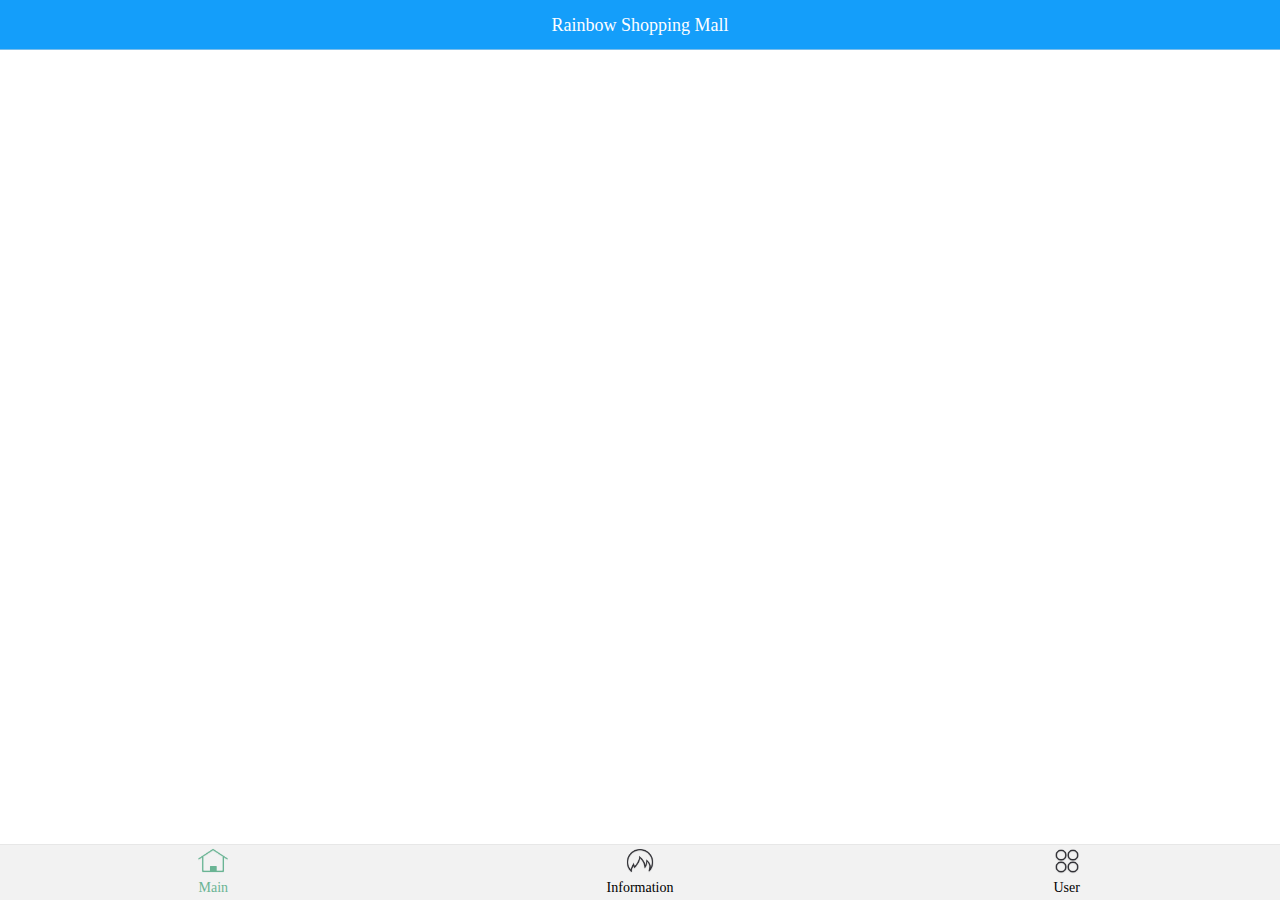
<file: Finding_shop_facilities_app/index.html>
<!doctype html>
<html>
<head>
    <meta charset="UTF-8">
    <meta name="viewport" content="maximum-scale=1.0,minimum-scale=1.0,user-scalable=0,width=device-width,initial-scale=1.0"/>
    <meta name="format-detection" content="telephone=no,email=no,date=no,address=no">
    <title>底部导航</title>
    <link rel="stylesheet" type="text/css" href="./css/api.css"/>
    <link rel="stylesheet" type="text/css" href="./css/style.css"/>
    <style>
        header{ background-color: #149efa; }
        header ul li { height: 50px; line-height: 50px; text-align: center; display: none; color: #fdfdff; position: relative;font-size: 18px;  }
        header ul li.active{ display: block; }
        #footer{  background-color: #f2f2f2; }
        #footer ul li{  padding-top: 36px; padding-bottom: 4px; background: url() no-repeat center 2px; background-size: auto 30px; text-align: center; }
        #footer ul li.active{ color: #6ab494; }
        #footer ul li:nth-child(1){ background-image: url(./images/bottombtn0101.png); }
        #footer ul li:nth-child(2){ background-image: url(./images/bottombtn0201.png); }
        #footer ul li:nth-child(3){ background-image: url(./images/bottombtn0301.png); }
        #footer ul li:nth-child(4){ background-image: url(./images/bottombtn0401.png); }
        #footer ul li:nth-child(1).active{ background-image: url(./images/bottombtn0102.png); }
        #footer ul li:nth-child(2).active{ background-image: url(./images/bottombtn0202.png); }
        #footer ul li:nth-child(3).active{ background-image: url(./images/bottombtn0302.png); }
        #footer ul li:nth-child(4).active{ background-image: url(./images/bottombtn0402.png); }
        .flex-con{
          overflow: auto
        }
    </style>
</head>
<body>
<div id="wrap" class="flex-wrap flex-vertical">
    <header>
        <ul>
            <li class="border-b active" >Rainbow Shopping Mall</li>
            <li class="border-b" >Information</li>
            <li class="border-b" >User</li>
        </ul>
    </header>
    <div id="main" class="flex-con" >

    </div>
    <div id="footer" class="border-t">
        <ul class="flex-wrap" >
            <li tapmode="hover" onclick="randomSwitchBtn( this );" class="flex-con active" >Main</li>
            <li tapmode="hover" onclick="randomSwitchBtn( this );" class="flex-con" >Information</li>
            <li tapmode="hover" onclick="randomSwitchBtn( this );" class="flex-con" >User</li>
        </ul>
    </div>
</div>
</body>
</html>
<script type="text/javascript" src="script/api.js"></script>
<script type="text/javascript">
    apiready = function () {
      $api.fixStatusBar( $api.dom('header') );
      
        api.setStatusBarStyle({
            style: 'dark',
            color: '#6ab494'
        });
        funIniGroup();
    }

    function funIniGroup(){
        var eHeaderLis = $api.domAll('header li'),
            frames = [];
        for (var i = 0,len = eHeaderLis.length; i < len; i++) {
                frames.push( {
                    name: 'frame'+i,
                    url: './html_front_end/frame'+i+'.html',
                    bgColor : 'rgba(0,0,0,.2)',
                    bounces:true
                } )
        }
        api.openFrameGroup({
            name: 'group',
            scrollEnabled: false,
            rect: {
                x: 0,
                y: $api.dom('header').offsetHeight,
                w: api.winWidth,
                h: $api.dom('#main').offsetHeight
            },
            index: 0,
            frames: frames
        }, function (ret, err) {

        });
    }

    // 随意切换按钮
    function randomSwitchBtn( tag ) {
        if( tag == $api.dom('#footer li.active') )return;
        var eFootLis = $api.domAll('#footer li'),
            eHeaderLis = $api.domAll('header li'),
            index = 0;
        for (var i = 0,len = eFootLis.length; i < len; i++) {
            if( tag == eFootLis[i] ){
                index = i;
            }else{
                $api.removeCls(eFootLis[i], 'active');
                $api.removeCls(eHeaderLis[i], 'active');
            }
        }
        $api.addCls( eFootLis[index], 'active');
        $api.addCls( eHeaderLis[index], 'active');
        api.setFrameGroupIndex({
            name: 'group',
            index: index
        });
    }
</script>
</file>
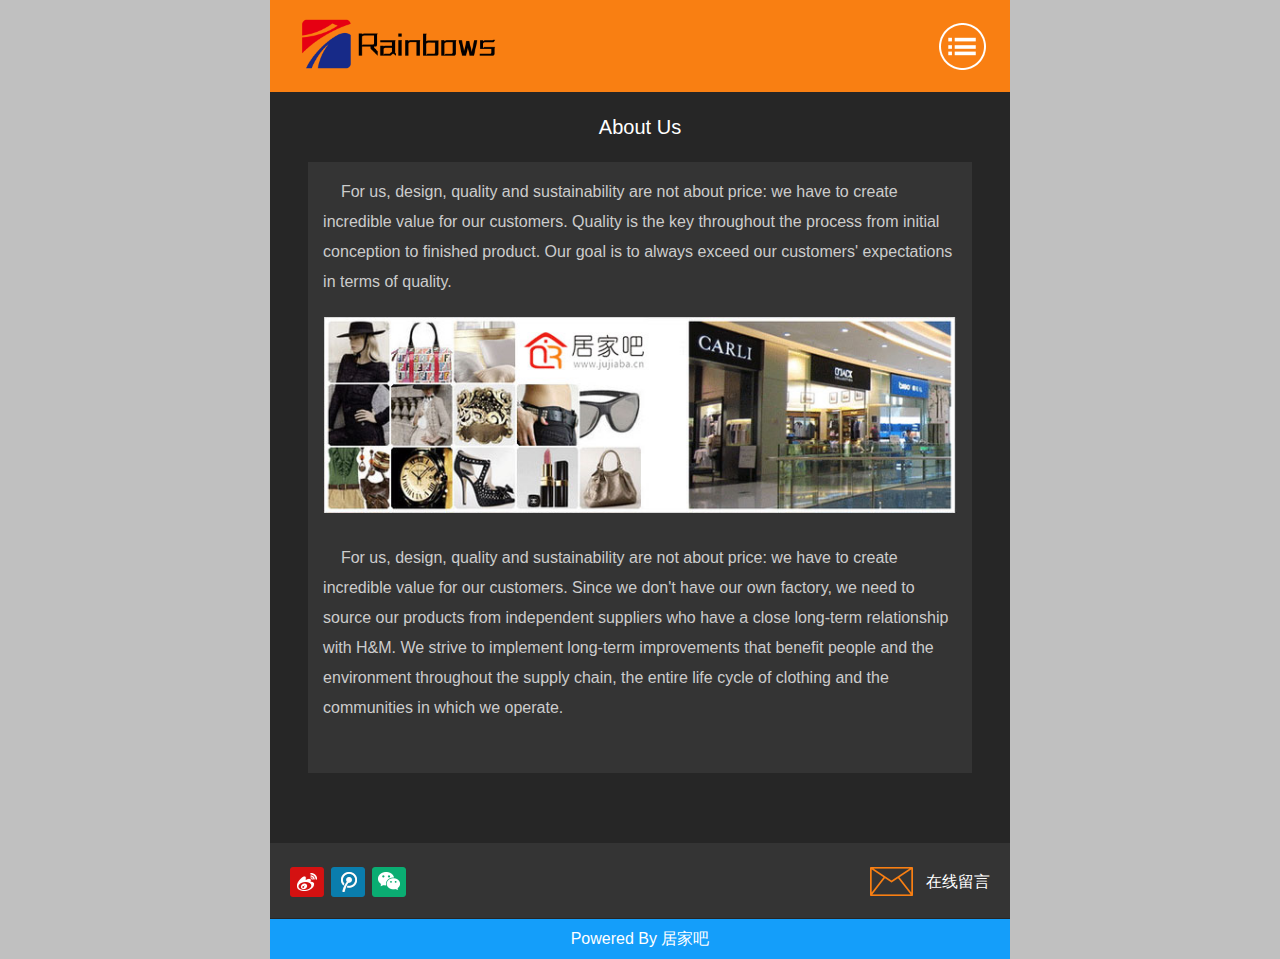
<file: Finding_shop_facilities_app/html_front_end/about.html>
<!DOCTYPE html>
<html>
<head>

	<meta charset="utf-8" />
	<title>ABOUT</title>
	
	<meta name="Keywords" content="广御园" />
    <meta name="Description" content="广御园" />
    <meta content="text/html; charset=utf-8" http-equiv="Content-Type" />
	<meta content="width=device-width,initial-scale=1.0,minimum-scale=1.0,maximum-scale=1.0,user-scalable=no" name="viewport">
	
	<!-- Mobile Devices Support @begin -->
        <meta content="application/xhtml+xml;charset=UTF-8" http-equiv="Content-Type">
        <meta content="no-cache,must-revalidate" http-equiv="Cache-Control">
        <meta content="no-cache" http-equiv="pragma">
        <meta content="0" http-equiv="expires">
        <meta content="telephone=no, address=no" name="format-detection">
        <meta name="apple-mobile-web-app-capable" content="yes" /> <!-- apple devices fullscreen -->
        <meta name="apple-mobile-web-app-status-bar-style" content="black-translucent" />
    <!-- Mobile Devices Support @end -->
	
	<link href="../css/index.css" rel="stylesheet" type="text/css" />
	<link href="../css/common.css" rel="stylesheet" type="text/css" />
	<script type="text/javascript" src="../script/jquery-1.9.1.min.js"></script>
	<script type="text/javascript" src="../script/main.js"></script>
	<script type="text/javascript" src="../script/jquery.rotate.min.js"></script>
</head>

<body>
<div class="main">
	<!--头部-->
	<div class="header" id="bktop">
			<div class="logo"><a href="frame1.html"><img src="../icon/logos.png" /></a></div>
			<div class="banner">
				<div class="close"><img id="img1" src="../images/banner01.gif" /></div>
				
				<div class="open hide"><img id="img2" src="../images/banner02.gif" /></div>
				<ul class="xla">
					<li>
						<a href="about.html"><font>About us</font><img src="../images/xiala.gif" /></a>
					</li>
					<li>
						<a class="dianj dj1" href="javascript:;"><font>News</font><img id="ig1" src="../images/xiala.gif" /></a>
						<div class="zilan">
							<a href="news.html">Collocation</a>
							<a href="news.html">Furniture</a>
							<a href="news.html">Food Specialty</a>
						</div>
					</li>
					<li>
						<a class="dianj dj2" href="javascript:;"><font>Picture Wall</font><img id="ig2" src="../images/xiala.gif" /></a>
						<div class="zilan">
							<a href="images.html">Collocation</a>
							<a href="images.html">Furniture</a>
							<a href="images.html">Food Specialty</a>
						</div>
					</li>
					<li>
						<a href="class.html"><font>Search</font><img id="ig3" src="../images/xiala.gif" /></a>
					</li>
					<li>
						<a class="dianj dj4" href="javascript:;"><font>Recommendation Read</font><img id="ig4" src="../images/xiala.gif" /></a>
						<div class="zilan">
							<a href="#">Collocation</a>
							<a href="#">Furniture</a>
							<a href="#">Food Specialty</a>
						</div>
					</li>
				</ul>
			</div>
			<div class="clearBoth"></div>
		</div>
	<!--关于我们内容-->	
	<div class="about">	
		<div class="title">About Us</div>
		<div class="content">
			<!--编辑内容-->
			<p style="color:#cccccc;font-size:16px;line-height:30px;">&nbsp;&nbsp;&nbsp;&nbsp;For us, design, quality and sustainability are not about price: we have to create incredible value for our customers. Quality is the key throughout the process from initial conception to finished product. Our goal is to always exceed our customers' expectations in terms of quality.</p></br>
			<p><img src="../images/product/14110701.jpg" /></p></br>
			
			<p style="color:#cccccc;font-size:16px;line-height:30px;">&nbsp;&nbsp;&nbsp;&nbsp;For us, design, quality and sustainability are not about price: we have to create incredible value for our customers. Since we don't have our own factory, we need to source our products from independent suppliers who have a close long-term relationship with H&M. We strive to implement long-term improvements that benefit people and the environment throughout the supply chain, the entire life cycle of clothing and the communities in which we operate.</p>
		</div>
	</div>
	<!--底部-->
	<div class="bottom">
		<div class="bottom-top">
			<div class="linker">
				<a class="abq" href="#"><img src="../images/xlweibo.gif" /></a>
				<a class="abq" href="#"><img src="../images/txweibo.gif" /></a>
				<a class="abq" href="#"><img src="../images/weixin.gif" /></a>
				<div class="liuy">
					<a href="message.html">
						<div class="tubiao"><img src="../images/liuy.gif" /></div>
						<div class="wenzi">在线留言</div>
						<div class="clearBoth"></div>
					</a>
				</div>
				<div class="clearBoth"></div>
			</div>
		</div>
		<div class="bottom-bot">Powered By 居家吧</div>
	</div>
</div>
</body>
</html>
</file>
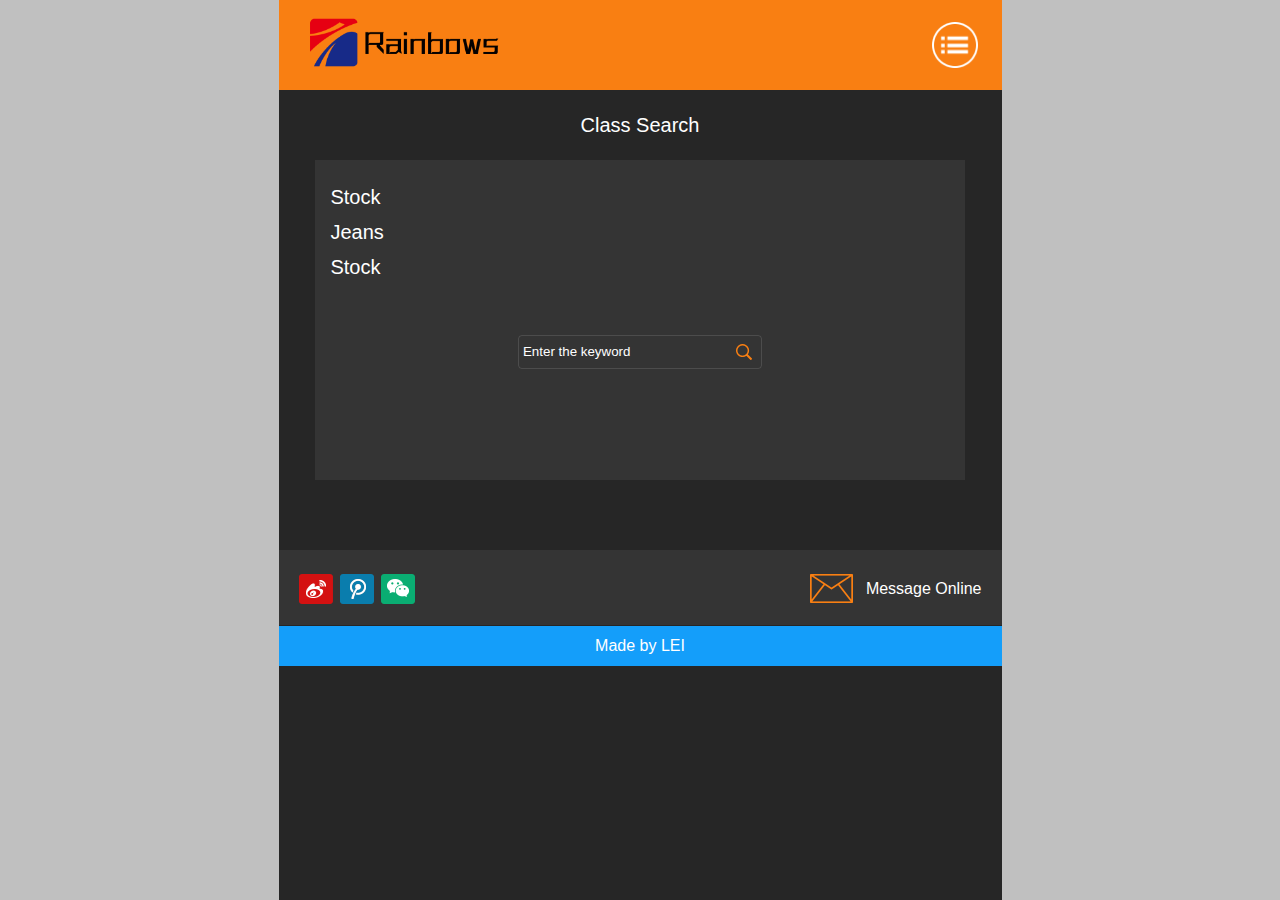
<file: Finding_shop_facilities_app/html_front_end/class.html>
<!DOCTYPE html>
<html>
<head>

	<meta charset="utf-8" />
	<title>Class</title>
	
	<meta name="Keywords" content="广御园" />
    <meta name="Description" content="广御园" />
    <meta content="text/html; charset=utf-8" http-equiv="Content-Type" />
	<meta content="width=device-width,initial-scale=1.0,minimum-scale=1.0,maximum-scale=1.0,user-scalable=no" name="viewport">
	
	<!-- Mobile Devices Support @begin -->
        <meta content="application/xhtml+xml;charset=UTF-8" http-equiv="Content-Type">
        <meta content="no-cache,must-revalidate" http-equiv="Cache-Control">
        <meta content="no-cache" http-equiv="pragma">
        <meta content="0" http-equiv="expires">
        <meta content="telephone=no, address=no" name="format-detection">
        <meta name="apple-mobile-web-app-capable" content="yes" /> <!-- apple devices fullscreen -->
        <meta name="apple-mobile-web-app-status-bar-style" content="black-translucent" />
    <!-- Mobile Devices Support @end -->
	
	<link href="../css/index.css" rel="stylesheet" type="text/css" />
	<link href="../css/common.css" rel="stylesheet" type="text/css" />
	<script type="text/javascript" src="../script/jquery-1.9.1.min.js"></script>
	<script type="text/javascript" src="../script/main.js"></script>
	<script type="text/javascript" src="../script/jquery.rotate.min.js"></script>
</head>

<body>
<div class="main">
	<!--头部-->
	<div class="header" id="bktop">
			<div class="logo"><a href="frame1.html"><img src="../icon/logos.png" /></a></div>
			<div class="banner">
				<div class="close"><img id="img1" src="../images/banner01.gif" /></div>
				
				<div class="open hide"><img id="img2" src="../images/banner02.gif" /></div>
				<ul class="xla">
					<li>
						<a href="about.html"><font>About us</font><img src="../images/xiala.gif" /></a>
					</li>
					<li>
						<a class="dianj dj1" href="javascript:;"><font>News</font><img id="ig1" src="../images/xiala.gif" /></a>
						<div class="zilan">
							<a href="news.html">Collocation</a>
							<a href="news.html">Furniture</a>
							<a href="news.html">Food Specialty</a>
						</div>
					</li>
					<li>
						<a class="dianj dj2" href="javascript:;"><font>Picture Wall</font><img id="ig2" src="../images/xiala.gif" /></a>
						<div class="zilan">
							<a href="images.html">Collocation</a>
							<a href="images.html">Furniture</a>
							<a href="images.html">Food Specialty</a>
						</div>
					</li>
					<li>
						<a href="class.html"><font>Search</font><img id="ig3" src="../images/xiala.gif" /></a>
					</li>
					<li>
						<a class="dianj dj4" href="javascript:;"><font>Recommendation Read</font><img id="ig4" src="../images/xiala.gif" /></a>
						<div class="zilan">
							<a href="#">Collocation</a>
							<a href="#">Furniture</a>
							<a href="#">Food Specialty</a>
						</div>
					</li>
				</ul>
			</div>
			<div class="clearBoth"></div>
		</div>
	<!--分类-->	
	<div class="about">	
		<div class="title">Class Search</div>
		<div class="content" style="min-height:250px;padding-top:20px;">
			<!--分类陈列-->
			<table width="90%" align="center" cellpadding="4" cellspacing="0">
				<tr>
					<span style="font-size:20px;"><a href="products-key-stock.html" title="文章数：1">Stock</a></span>&nbsp;
					<br>
					<span style="font-size:20px;"><a href="products-key-jeans.html" title="文章数：1">Jeans</a></span>&nbsp;
					<br>
					<span style="font-size:20px;"><a href="products-key-stock.html" title="文章数：1">Stock</a></span>
				</tr>
			</table>
			<div class="search">
				<div class="sch_input">
					<form name="search_form" action="">
						<input type="text" name="key" id="search" class="text" value="Enter the keyword" onfocus="value=''" onblur="if(!value)value=defaultValue" />
						<input type="button" value="" onclick="javascript:window.location = 'products-key-' + $('#search').val() + '.html';" class="button" />
					</form>
				</div>
			</div>
		</div>
	</div>
	<!--底部-->
	<div class="bottom">
		<div class="bottom-top">
			<div class="linker">
				<a class="abq" href="#"><img src="../images/xlweibo.gif" /></a>
				<a class="abq" href="#"><img src="../images/txweibo.gif" /></a>
				<a class="abq" href="#"><img src="../images/weixin.gif" /></a>
				<div class="liuy">
					<a href="message.html">
						<div class="tubiao"><img src="../images/liuy.gif" /></div>
						<div class="wenzi">Message Online</div>
						<div class="clearBoth"></div>
					</a>
				</div>
				<div class="clearBoth"></div>
			</div>
		</div>
		<div class="bottom-bot">Made by LEI</div>
	</div>
</div>
</body>
</html>
</file>
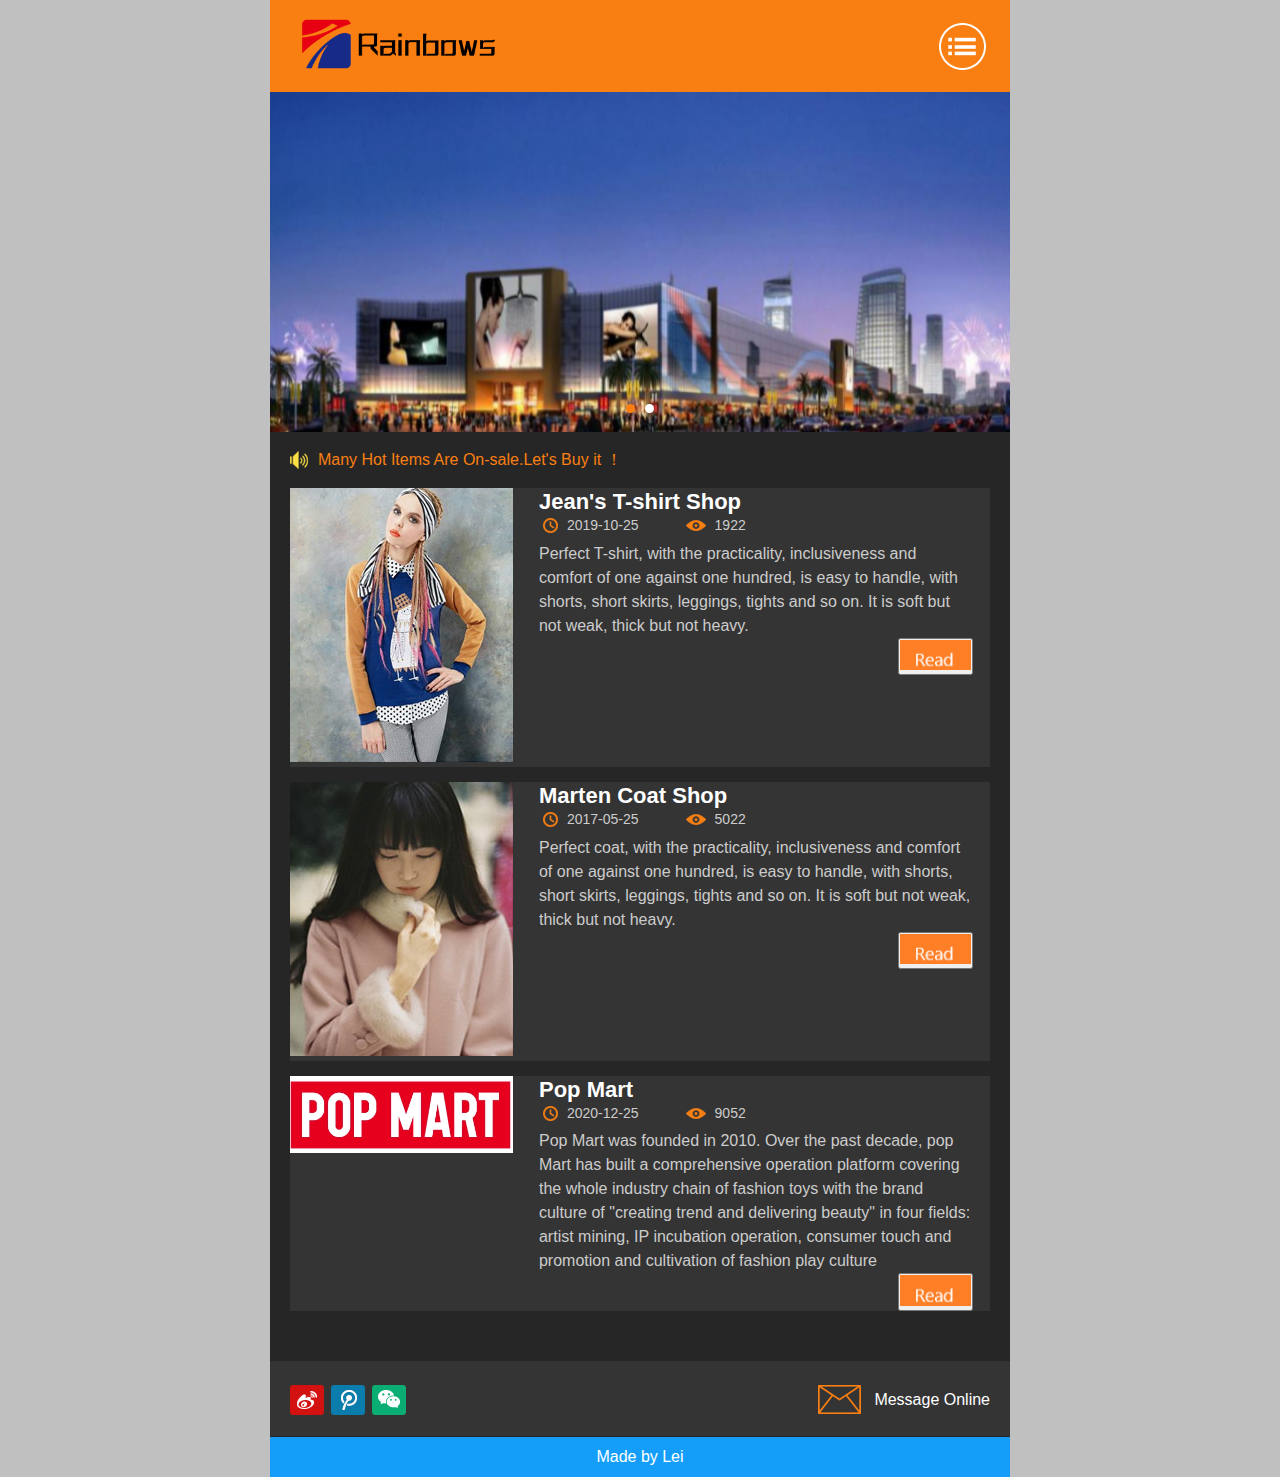
<file: Finding_shop_facilities_app/html_front_end/frame1.html>
<!DOCTYPE html>
<html>
<head>

	<meta charset="utf-8" />
	<title>Shops</title>
	
	<meta name="Keywords" content="广御园" />
    <meta name="Description" content="广御园" />
    <meta content="text/html; charset=utf-8" http-equiv="Content-Type" />
	<meta content="width=device-width,initial-scale=1.0,minimum-scale=1.0,maximum-scale=1.0,user-scalable=no" name="viewport">
	
	<!-- Mobile Devices Support @begin -->
        <meta content="application/xhtml+xml;charset=UTF-8" http-equiv="Content-Type">
        <meta content="no-cache,must-revalidate" http-equiv="Cache-Control">
        <meta content="no-cache" http-equiv="pragma">
        <meta content="0" http-equiv="expires">
        <meta content="telephone=no, address=no" name="format-detection">
        <meta name="apple-mobile-web-app-capable" content="yes" /> <!-- apple devices fullscreen -->
        <meta name="apple-mobile-web-app-status-bar-style" content="black-translucent" />
    <!-- Mobile Devices Support @end -->
	
	<link href="../css/index.css" rel="stylesheet" type="text/css" />
	<script type="text/javascript" src="../script/jquery-1.9.1.min.js"></script>
	<script type="text/javascript" src="../script/main.js"></script>
	<script type="text/javascript" src="../script/jquery.rotate.min.js"></script>
	<script type="text/javascript" src="../script/jQuery-jcMarquee.js"></script>
	<script src="../script/idangerous.swiper-1.9.1.min.js"></script>
	<script src="../lib/jquery.qrcode.min.js"></script>
   <script src="../lib/tips_controls.js"></script>
    <script type="text/javascript" src="../script/api.js"></script>
	
</head>
<script type="text/javascript">

	var s =null;
	
	
	
	
		$('#Marquee_x').jcMarquee({ 'marquee':'x','margin_right':'300px','speed':20 });
		$(function(){
			//Main Swiper
			var swiper = new Swiper('.swiper1', {
				pagination : '.pagination1',
				loop:true,
				autoPlay:5000,
				grabCursor: true
			});
			//Clickable pagination
			$('.pagination1 .swiper-pagination-switch').click(function(){
				swiper.swipeTo($(this).index())
			});		
		});
	
			
		function get_info(type){
			if(type =="A"){
				post_search("Jeans T-shirt","A");
			}
			else if (type =="B"){
				post_search("Marten Coat","B");
			}
			else if (type =="C"){
               post_search("Pop Mart","C");
			}
			
		}
	 apiready =function() { 
		};
		function post_search(des_name,id){

		
			api.ajax({
			   url:'http://192.168.0.107:8080/Shop/Shop_inf',
			   async:false, 
			   method: 'post',
			   charset: 'utf-8',
			   dataType:'json',
			   returnAll: false,
			   timeout : 30,
			   data:{
				 values:{
				   name : des_name
				 }
			   }
	
			 }, 
			 function(ret, err){
			   if(ret){
			var item = document.createElement("br");
			
			var jsContainer = document.getElementById(id);
			
			  var  re = JSON.stringify(ret);
			  re=re.replace("[","");
			  re=re.replace("]","");
			  re=re.replace(/\"/g, "");
	
			var res = re.split(",");
	
			var  tel = res[0];
			  var  type = res[1];
			jsContainer.appendChild(item);
			jsContainer.appendChild(item);
			  jsContainer.append("Tel: "+tel);
			jsContainer.appendChild(item);
			jsContainer.append("Type: "+type);
		
			 }
			 else
			 alert(2+JSON.stringify(err));
			});
	
		
	}
	
	
		
	
	
	</script>
<body >
<div class="main">
	<!--头部-->
	<div class="header" id="bktop">
		<div class="logo"><a href="frame1.html"><img src="../icon/logos.png" /></a></div>
		<div class="banner">
			<div class="close"><img id="img1" src="../images/banner01.gif" /></div>
			
			<div class="open hide"><img id="img2" src="../images/banner02.gif" /></div>
			<ul class="xla">
				<li>
					<a href="about.html"><font>About us</font><img src="../images/xiala.gif" /></a>
				</li>
				<li>
					<a class="dianj dj1" href="javascript:;"><font>News</font><img id="ig1" src="../images/xiala.gif" /></a>
					<div class="zilan">
						<a href="news.html">Collocation</a>
						<a href="news.html">Furniture</a>
						<a href="news.html">Food Specialty</a>
					</div>
				</li>
				<li>
					<a class="dianj dj2" href="javascript:;"><font>Picture Wall</font><img id="ig2" src="../images/xiala.gif" /></a>
					<div class="zilan">
						<a href="images.html">Collocation</a>
						<a href="images.html">Furniture</a>
						<a href="images.html">Food Specialty</a>
					</div>
				</li>
				<li>
					<a href="class.html"><font>Search</font><img id="ig3" src="../images/xiala.gif" /></a>
				</li>
				<li>
					<a class="dianj dj4" href="javascript:;"><font>Recommendation Read</font><img id="ig4" src="../images/xiala.gif" /></a>
					<div class="zilan">
						<a href="#">Collocation</a>
						<a href="#">Furniture</a>
						<a href="#">Food Specialty</a>
					</div>
				</li>
			</ul>
		</div>
		<div class="clearBoth"></div>
	</div>
	<!--滚动图-->
	<div id="main">
		<div class="home-device">
			<a class="arrow-left" href="#"></a> 
			<a class="arrow-right" href="#"></a>
			<div class="swiper-main">
				<div class="swiper-container swiper1">
					<div class="swiper-wrapper">

						<div class="swiper-slide"><img src="../images/shops.jpg" width="100%"></div>
						<div class="swiper-slide"><img src="../images/product/14110601.jpg" width="100%"></div>
					</div>
				</div>
			</div>			
		</div>
		<div class="dian"><div class="pagination pagination1"></div></div>
	</div>	
	<!--资讯列表-->
	<div class="news">
		<!--滚动公告-->
		<div class="gongao">
			<div class="laba"><img src="../images/gongao.gif" /></div>
			<div class="wenzi" id="mrq">
				<div id="Marquee_x">
					<ul>
						<li>
							<div>  Many Hot Items Are On-sale.Let's Buy it ！</div>
						</li>
					</ul>
				</div>
			</div>
			<div class="clearBoth"></div>
		</div>
		<!--资讯列表-->
		<div class="newslist">
			<div class="qtao">
				<div class="mg">
					<div class="mgl"><img src="../images/product/14110602.jpg" width="100%" /></div>
					<div class="mgr">
						<h3>Jean's T-shirt Shop</h3>
						<div class="what">
							<div class="time">
								<div class="tub"><img src="../images/time.gif" /></div>
								<div class="shij">2019-10-25</div>
								<div class="clearBoth"></div>
							</div>
							<div class="time hit">
								<div class="tub"><img src="../images/hit.gif" /></div>
								<div class="shij">1922</div>
								<div class="clearBoth"></div>
							</div>
							<div class="clearBoth"></div>
						</div>
						<div class="jianj"id="A">		Perfect T-shirt, with the practicality, inclusiveness and comfort of one against one hundred, is easy to handle, with shorts, short skirts, leggings, tights and so on. It is soft but not weak, thick but not heavy.
						</div>
						<div class="ydu">
							<button class="anniu" onclick="get_info('A')"><img src="../images/ydu.gif" /></button>
							<div class="clearBoth"></div>
						</div>
					</div>
					<div class="clearBoth"></div>
				</div>
			</div>
			<div class="qtao">
				<div class="mg">
					<div class="mgl"><img src="../images/product/14110603.jpg" width="100%"/></div>
					<div class="mgr">
						<h3>Marten Coat Shop</h3>
						<div class="what">
							<div class="time">
								<div class="tub"><img src="../images/time.gif" /></div>
								<div class="shij">2017-05-25</div>
								<div class="clearBoth"></div>
							</div>
							<div class="time hit">
								<div class="tub"><img src="../images/hit.gif" /></div>
								<div class="shij">5022</div>
								<div class="clearBoth"></div>
							</div>
							<div class="clearBoth"></div>
						</div>
						<div class="jianj" id="B">					Perfect coat, with the practicality, inclusiveness and comfort of one against one hundred, is easy to handle, with shorts, short skirts, leggings, tights and so on. It is soft but not weak, thick but not heavy.
						</div>
						<div class="ydu">
							<button class="anniu" onclick="get_info('B')"><img src="../images/ydu.gif" /></button>
							<div class="clearBoth"></div>
						</div>
					</div>
					<div class="clearBoth"></div>
				</div>
			</div>
			<div class="qtao">
				<div class="mg">
					<div class="mgl"><img src="../images/product/PopMart.jpg" width="100%"/></div>
					<div class="mgr">
						<h3>Pop Mart</h3>
						<div class="what">
							<div class="time">
								<div class="tub"><img src="../images/time.gif" /></div>
								<div class="shij">2020-12-25</div>
								<div class="clearBoth"></div>
							</div>
							<div class="time hit">
								<div class="tub"><img src="../images/hit.gif" /></div>
								<div class="shij">9052</div>
								<div class="clearBoth"></div>
							</div>
							<div class="clearBoth"></div>
						</div>
						<div class="jianj" id="C">			Pop Mart was founded in 2010. Over the past decade, pop Mart has built a comprehensive operation platform covering the whole industry chain of fashion toys with the brand culture of "creating trend and delivering beauty" in four fields: artist mining, IP incubation operation, consumer touch and promotion and cultivation of fashion play culture
							</div>
						<div class="ydu">
							<button class="anniu" id = "1" onclick="get_info('C')"><img src="../images/ydu.gif" /></button>
							<div class="clearBoth"></div>
						</div>
					</div>
						<div class="clearBoth"></div>
				</div>
			</div>
		</div>
	</div>
	<!--底部-->
	<div class="bottom">
		<div class="bottom-top">
			<div class="linker">
				<a class="abq" href="#"><img src="../images/xlweibo.gif" /></a>
				<a class="abq" href="#"><img src="../images/txweibo.gif" /></a>
				<a class="abq" href="#"><img src="../images/weixin.gif" /></a>
				<div class="liuy">
					<a href="message.html">
						<div class="tubiao"><img src="../images/liuy.gif" /></div>
						<div class="wenzi">Message Online</div>
						<div class="clearBoth"></div>
					</a>
				</div>
				<div class="clearBoth"></div>
			</div>
		</div>
		<div class="bottom-bot">Made by Lei</div>
	</div>
</div>



</body>
</html>
</file>
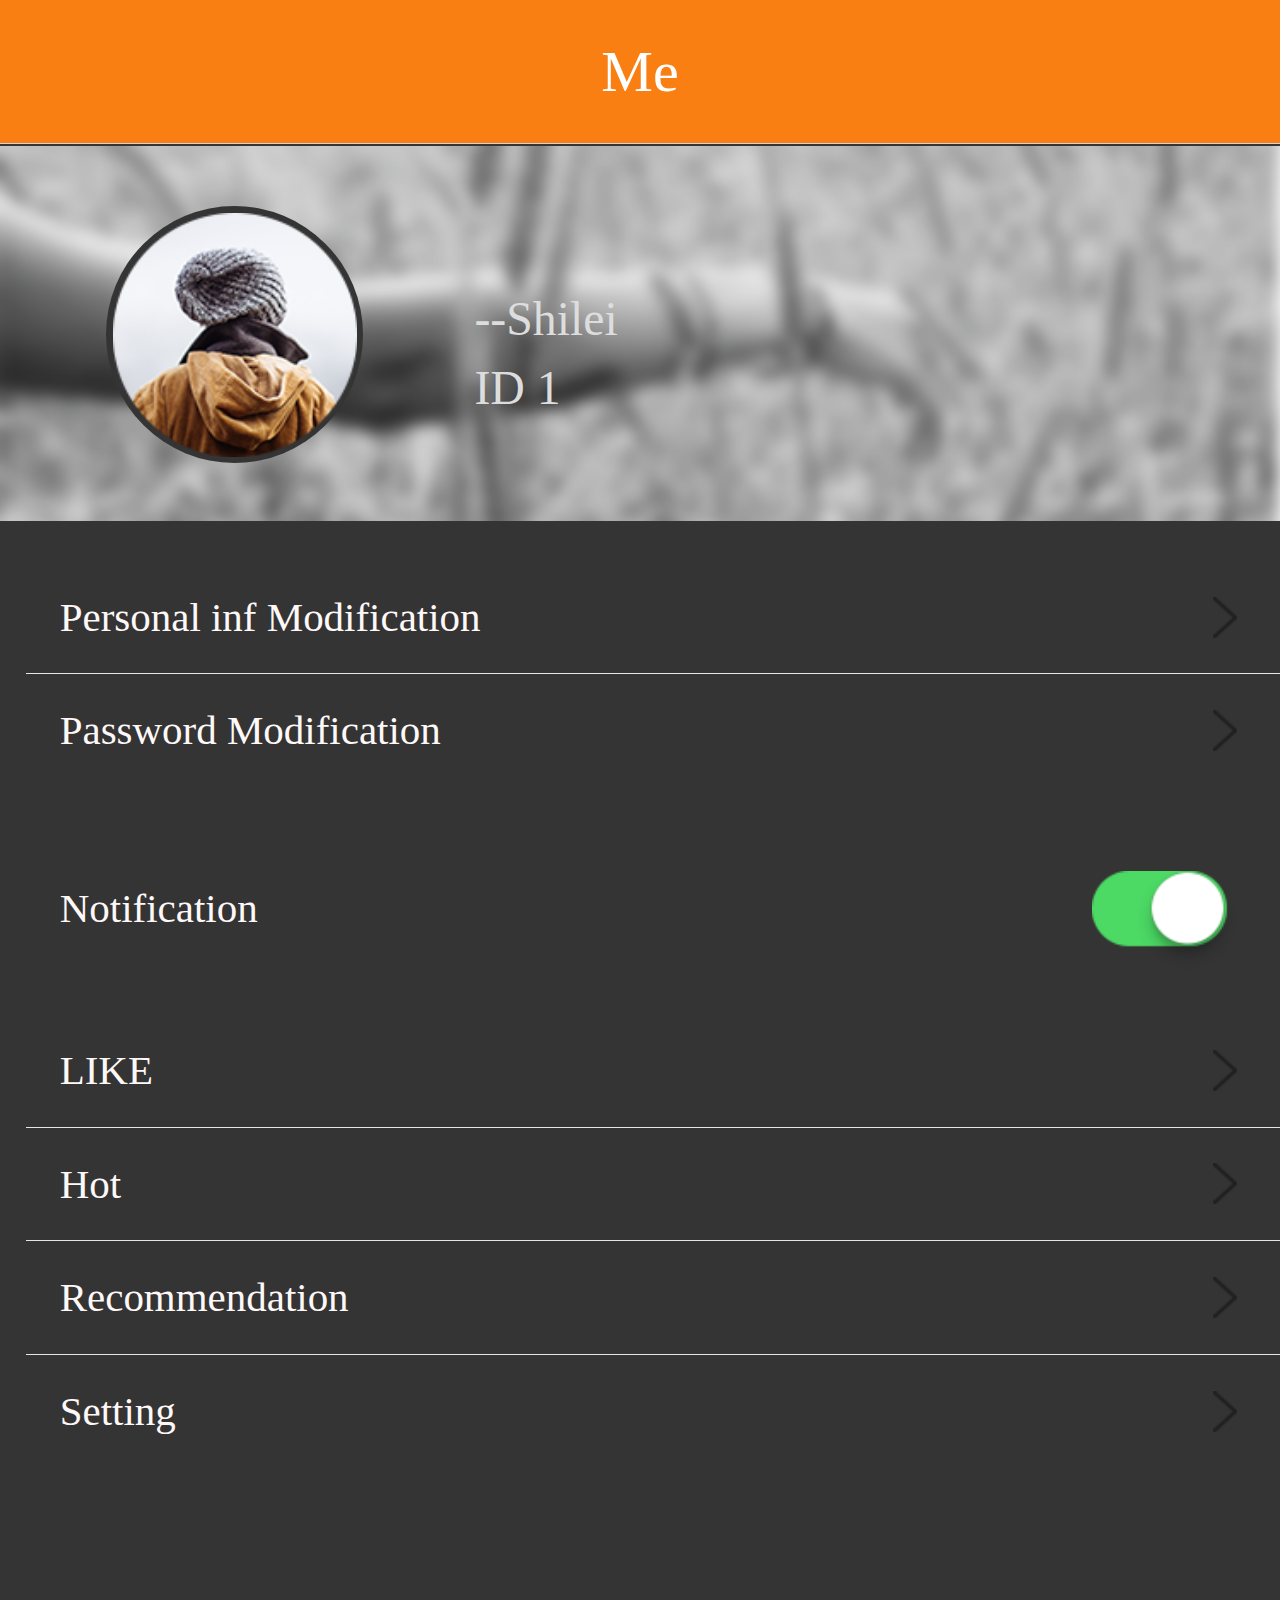
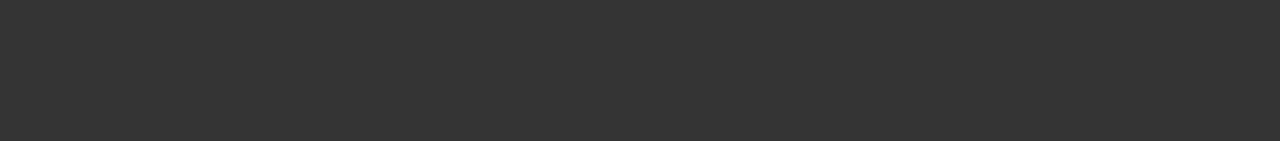
<file: Finding_shop_facilities_app/html_front_end/frame2.html>
﻿<!doctype html>
<html>
<head>
<meta charset="utf-8">
<meta name="viewport" content="width=device-width, initial-scale=1.0, maximum-scale=1.0, user-scalable=1.0" />
<meta name="apple-mobile-web-app-capable" content="yes">
<meta http-equiv="X-UA-Compatible" content="IE=edge">
<title>User</title>
<link rel="stylesheet" type="text/css" href="../css/style1.css">
</head>

<body>

<div id="_centent">
<header>
	
	<div class="top-name"><p>Me</p></div>
</header>

<div class="head">
	<div class="head-img">
    	<img src="../images/head-img.png">
    </div>
    <div class="head-dsb">
           
    	<p class="dsb-name">--Shilei</p>
        <p class="dsb-id">ID  1</p>
    </div>
</div>


<section class="mt-1"> 
    <div class="ps-lt">
        <div class="lt-dsb">
            <p>Personal inf Modification</p>
            <i class="arr-right"></i>
        </div>
        <div class="lt-dsb cl-bb">
            <p>Password Modification</p>
            <i class="arr-right"></i>
        </div>
    </div>
</section>

<section class="mt-2"> 
    <div class="ps-lt">
        <div class="lt-dsb cl-bb">
            <p>Notification</p>
            <i class="check-on"></i>
        </div>
    </div>
</section>

<section class="mt-3"> 
    <div class="ps-lt">
        <div class="lt-dsb">
            <p>LIKE</p>
            <i class="arr-right"></i>
        </div>
    </div>
    <div class="ps-lt">
        <div class="lt-dsb">
            <p>Hot</p>
            <i class="arr-right"></i>
        </div>
    </div>
    <div class="ps-lt">
        <div class="lt-dsb">
            <p>Recommendation</p>
            <i class="arr-right"></i>
        </div>
    </div>
    <div class="ps-lt">
        <div class="lt-dsb cl-bb">
            <p>Setting</p>
            <i class="arr-right"></i>
        </div>
    </div>
</section>

<div class="jg"></div>
</div>


<script>
	(function (doc, win) {
	  var docEl = doc.documentElement,
		resizeEvt = 'orientationchange' in window ? 'orientationchange' : 'resize',
		recalc = function () {
		  var clientWidth = docEl.clientWidth;
		  if (!clientWidth) return;
		  docEl.style.fontSize = 100 * (clientWidth / 750) + 'px';
		};

	  if (!doc.addEventListener) return;
	  win.addEventListener(resizeEvt, recalc, false);
	  doc.addEventListener('DOMContentLoaded', recalc, false);
	})(document, window);
</script>
<script type="text/javascript" src="../script/jquery-1.7.1.min.js"></script>
<script type="text/javascript">
	$('.check-on').click(function(){
		$(this).toggleClass('check-off');
		})
</script>
</body>
</html>
</file>
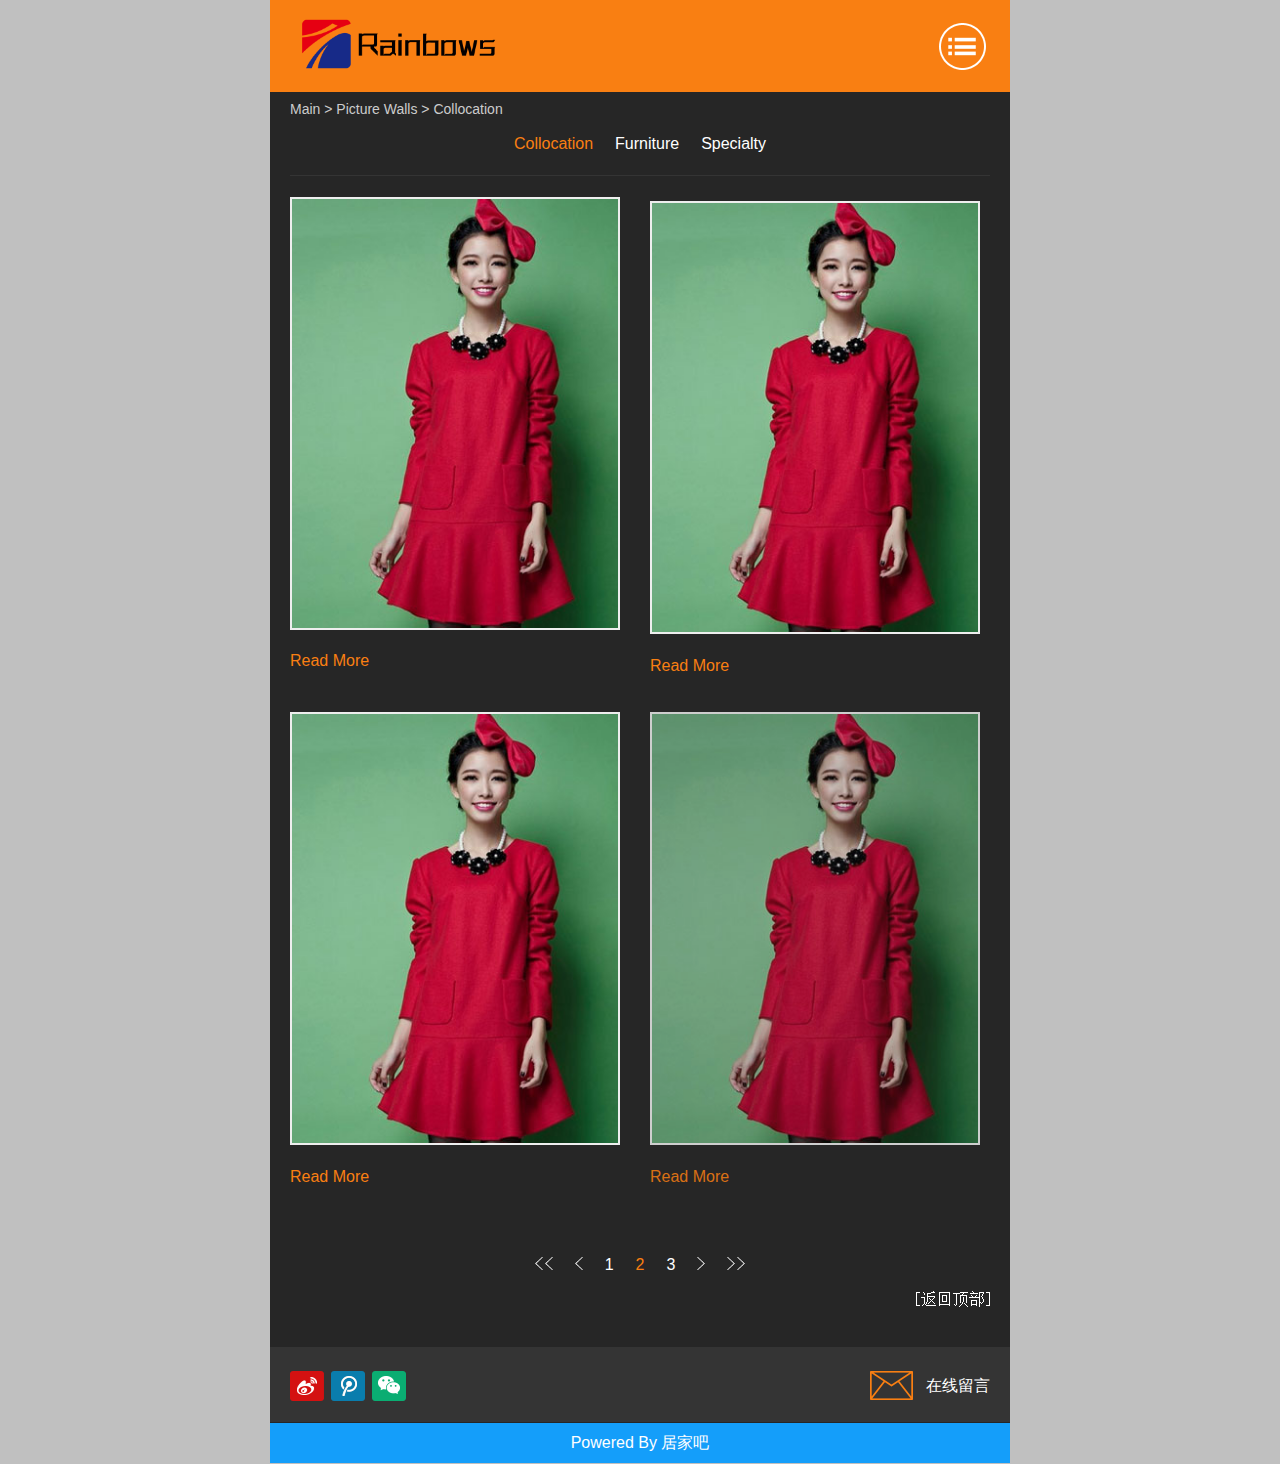
<file: Finding_shop_facilities_app/html_front_end/images.html>
<!DOCTYPE html>
<html>
<head>

	<meta charset="utf-8" />
	<title>IMG</title>
	
	<meta name="Keywords" content="广御园" />
    <meta name="Description" content="广御园" />
    <meta content="text/html; charset=utf-8" http-equiv="Content-Type" />
	<meta content="width=device-width,initial-scale=1.0,minimum-scale=1.0,maximum-scale=1.0,user-scalable=no" name="viewport">
	
	<!-- Mobile Devices Support @begin -->
        <meta content="application/xhtml+xml;charset=UTF-8" http-equiv="Content-Type">
        <meta content="no-cache,must-revalidate" http-equiv="Cache-Control">
        <meta content="no-cache" http-equiv="pragma">
        <meta content="0" http-equiv="expires">
        <meta content="telephone=no, address=no" name="format-detection">
        <meta name="apple-mobile-web-app-capable" content="yes" /> <!-- apple devices fullscreen -->
        <meta name="apple-mobile-web-app-status-bar-style" content="black-translucent" />
    <!-- Mobile Devices Support @end -->
	
	<link href="../css/index.css" rel="stylesheet" type="text/css" />
	<link href="../css/common.css" rel="stylesheet" type="text/css" />
	<script type="text/javascript" src="../script/jquery-1.10.1.min.js"></script>
	<script type="text/javascript" src="../script/jquery.easing.min.js"></script>
	<script type="text/javascript" src="../script/main.js"></script>
	<script type="text/javascript" src="../script/jquery.rotate.min.js"></script>
</head>

<body>
<div class="main">
	<!--头部-->
	<div class="header" id="bktop">
			<div class="logo"><a href="frame1.html"><img src="../icon/logos.png" /></a></div>
			<div class="banner">
				<div class="close"><img id="img1" src="../images/banner01.gif" /></div>
				
				<div class="open hide"><img id="img2" src="../images/banner02.gif" /></div>
				<ul class="xla">
					<li>
						<a href="about.html"><font>About us</font><img src="../images/xiala.gif" /></a>
					</li>
					<li>
						<a class="dianj dj1" href="javascript:;"><font>News</font><img id="ig1" src="../images/xiala.gif" /></a>
						<div class="zilan">
							<a href="news.html">Collocation</a>
							<a href="news.html">Furniture</a>
							<a href="news.html">Food Specialty</a>
						</div>
					</li>
					<li>
						<a class="dianj dj2" href="javascript:;"><font>Picture Wall</font><img id="ig2" src="../images/xiala.gif" /></a>
						<div class="zilan">
							<a href="images.html">Collocation</a>
							<a href="images.html">Furniture</a>
							<a href="images.html">Food Specialty</a>
						</div>
					</li>
					<li>
						<a href="class.html"><font>Search</font><img id="ig3" src="../images/xiala.gif" /></a>
					</li>
					<li>
						<a class="dianj dj4" href="javascript:;"><font>Recommendation Read</font><img id="ig4" src="../images/xiala.gif" /></a>
						<div class="zilan">
							<a href="#">Collocation</a>
							<a href="#">Furniture</a>
							<a href="#">Food Specialty</a>
						</div>
					</li>
				</ul>
			</div>
			<div class="clearBoth"></div>
		</div>
	<!--资讯列表-->
	<div class="newsban">Main > Picture Walls > Collocation</div>
	<table class="newwclass">
		<tr class="juzhon">
			<td><a class="on" href="#">Collocation</a></td>
			<td><a href="#">Furniture</a></td>
			<td><a href="#">Specialty</a></td>
		</tr>
	</table>
	<div class="xlan"></div>
	<div id="case_list">
		<div class="case_list_body">
			<ul>
				<!--第二个加属性noright-->
				<li class="yyu">
					<a href="#">
						<div class="case_list_body_pic">
							<img src="../images/product/14110707.jpg">
						</div>					
					</a>
					<div class="case_list_info">
						<p class="cast_list_tit"><a href="#">Read More</a></p>
					</div>
				</li>				
				<li class="casela">
					<a href="#">
						<div class="case_list_body_pic">
							<img src="../images/product/14110707.jpg">
						</div>					
					</a>
					<div class="case_list_info">
						<p class="cast_list_tit"><a href="#">Read More</a></p>
					</div>
				</li>
				<!--第二个加属性noright-->
				<li class="yyu">
					<a href="#">
						<div class="case_list_body_pic">
							<img src="../images/product/14110707.jpg">
						</div>					
					</a>
					<div class="case_list_info">
						<p class="cast_list_tit"><a href="#">Read More</a></p>
					</div>
				</li>				
				<li class="casela">
					<a href="#">
						<div class="case_list_body_pic">
							<img src="../images/product/14110707.jpg">
						</div>					
					</a>
					<div class="case_list_info">
						<p class="cast_list_tit"><a href="#">Read More</a></p>
					</div>
				</li>
				<!--第二个加属性noright-->
				<li class="yyu">
					<a href="#">
						<div class="case_list_body_pic">
							<img src="../images/product/14110707.jpg">
						</div>					
					</a>
					<div class="case_list_info">
						<p class="cast_list_tit"><a href="#">Read More</a></p>
					</div>
				</li>				
				<li class="casela">
					<a href="#">
						<div class="case_list_body_pic">
							<img src="../images/product/14110707.jpg">
						</div>					
					</a>
					<div class="case_list_info">
						<p class="cast_list_tit"><a href="#">Read More</a></p>
					</div>
				</li>
				<!--第二个加属性noright-->
				<li class="yyu">
					<a href="#">
						<div class="case_list_body_pic">
							<img src="../images/product/14110707.jpg">
						</div>					
					</a>
					<div class="case_list_info">
						<p class="cast_list_tit"><a href="#">Read More</a></p>
					</div>
				</li>				
				<li class="casela">
					<a href="#">
						<div class="case_list_body_pic">
							<img src="../images/product/14110707.jpg">
						</div>					
					</a>
					<div class="case_list_info">
						<p class="cast_list_tit"><a href="#">Read More</a></p>
					</div>
				</li>
				<!--第二个加属性noright-->
				<li class="yyu">
					<a href="#">
						<div class="case_list_body_pic">
							<img src="../images/product/14110707.jpg">
						</div>					
					</a>
					<div class="case_list_info">
						<p class="cast_list_tit"><a href="#">Read More</a></p>
					</div>
				</li>				
				<li class="casela">
					<a href="#">
						<div class="case_list_body_pic">
							<img src="../images/product/14110707.jpg">
						</div>					
					</a>
					<div class="case_list_info">
						<p class="cast_list_tit"><a href="#">Read More</a></p>
					</div>
				</li>
				<!--第二个加属性noright-->
				<li class="yyu">
					<a href="#">
						<div class="case_list_body_pic">
							<img src="../images/product/14110707.jpg">
						</div>					
					</a>
					<div class="case_list_info">
						<p class="cast_list_tit"><a href="#">Read More</a></p>
					</div>
				</li>				
				<li class="casela">
					<a href="#">
						<div class="case_list_body_pic">
							<img src="../images/product/14110707.jpg">
						</div>					
					</a>
					<div class="case_list_info">
						<p class="cast_list_tit"><a href="#">Read More</a></p>
					</div>
				</li>
				
				<div class="clearBoth">
			</ul>
		</div>
		<!--分页-->
		<table class="page">
			<tr class="juzhon">
				<td><a href="#"><img src="../images/first.gif" /></a></td>
				<td><a href="#"><img src="../images/pre.gif" /></a></td>
				
				<td><a href="#">1</a></td>
				<td><a class="on" href="#">2</a></td>
				<td><a href="#">3</a></td>
				
				<td><a href="#"><img src="../images/next.gif" /></a></td>
				<td><a href="#"><img src="../images/last.gif" /></a></td>
			</tr>
		</table>
	</div>
	<div class="backtop">
		<p id="dianj"><a href="#"><img src="../images/top.gif" /></a></p>
	</div>
	<!--底部-->
	<div class="bottom">
		<div class="bottom-top">
			<div class="linker">
				<a class="abq" href="#"><img src="../images/xlweibo.gif" /></a>
				<a class="abq" href="#"><img src="../images/txweibo.gif" /></a>
				<a class="abq" href="#"><img src="../images/weixin.gif" /></a>
				<div class="liuy">
					<a href="message.html">
						<div class="tubiao"><img src="../images/liuy.gif" /></div>
						<div class="wenzi">在线留言</div>
						<div class="clearBoth"></div>
					</a>
				</div>
				<div class="clearBoth"></div>
			</div>
		</div>
		<div class="bottom-bot">Powered By 居家吧</div>
	</div>
</div>
</body>
<script>
$("a.mark").css({"-moz-opacity":0.0,"opacity":0.0});
$("a.cc").css({"-moz-opacity":0.0,"opacity":0.0});
$(function(){
	var $window = $(window);
	var $case_list = $("#case_list");
	var $case_detail = $("#case_detail");
	var $caselistheight = $("#caselistheight");
	var $case_list_body_li = $(".case_list_body li");
	
	/****************初始化*******************/
	$caselistheight.val($case_list.height());
	var ik = 0;
	$case_list_body_li.each(function(){
		if(ik < 4)
		{
			$(this).delay(ik*150).fadeIn().animate({"margin-top":0},{duration:450,easing: "easeOutQuart"});
		}
		ik++;
	});
	
	
	/****************点击事件*****************/
	$("#close").click(function(){
		$case_detail.stop(false,true).animate({"height":0},{duration:2000,
			complete:function(){
				$case_list.animate({"height":$caselistheight.val()},{duration:2000});
				}
			});
	});
	
	$(".case_list_body ul li a").hover(
		function(){
			$(this).find(".case_open").animate({"margin-top":-6},{duration:100});
		},
		function(){
			$(this).find(".case_open").animate({"margin-top":0},{duration:100});
		}
	);

		var page = 2;
		var totalpage = 6;
		$window.scroll(function() {
			var twh = $(document.body).height() - $window.height();
			posScroll = $window.scrollTop();					//获取当前滚动高度
			if(posScroll>=(twh-20) && !$case_list_body_li.is(":animated"))								//页面最底端
			{
				var itemcount = 0;
				delay = 0;
				$case_list_body_li.each(function(){
				if($(this).css("margin-top") == "20px")
				{
					
					if(itemcount < 10)
					{
						$(this).delay(delay*400).fadeIn().animate({"margin-top":0},{duration:450,easing:"easeOutQuart"});
						delay++;
					}
					itemcount++;
				}
			});
			page++;
		}
		});
});
</script>
</html>
</file>
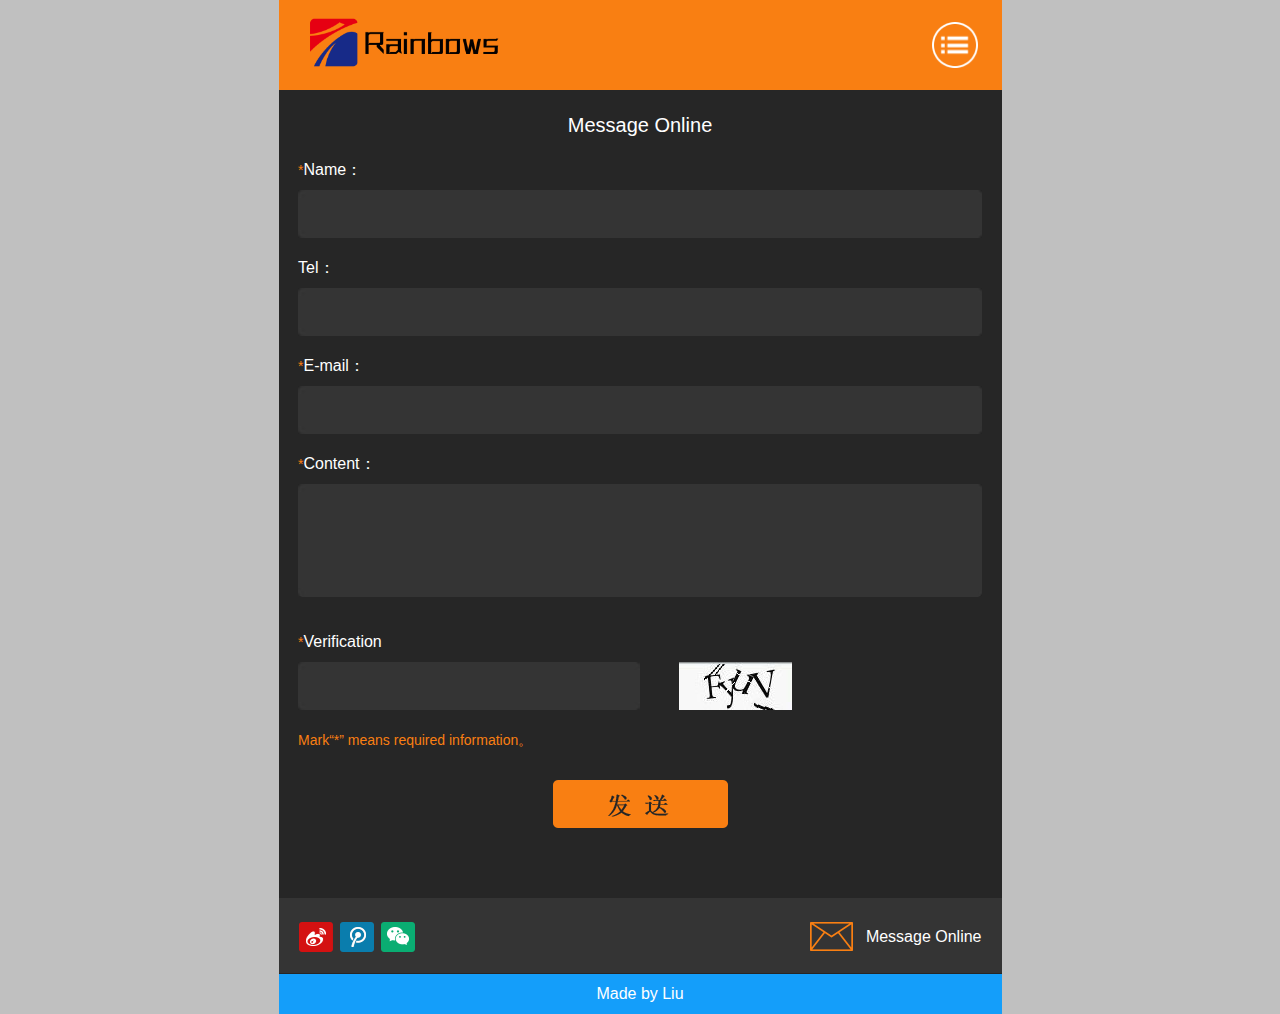
<file: Finding_shop_facilities_app/html_front_end/message.html>
<!DOCTYPE html>
<html>
<head>

	<meta charset="utf-8" />
	<title>MESSAGE</title>
	
	<meta name="Keywords" content="广御园" />
    <meta name="Description" content="广御园" />
    <meta content="text/html; charset=utf-8" http-equiv="Content-Type" />
	<meta content="width=device-width,initial-scale=1.0,minimum-scale=1.0,maximum-scale=1.0,user-scalable=no" name="viewport">
	
	<!-- Mobile Devices Support @begin -->
        <meta content="application/xhtml+xml;charset=UTF-8" http-equiv="Content-Type">
        <meta content="no-cache,must-revalidate" http-equiv="Cache-Control">
        <meta content="no-cache" http-equiv="pragma">
        <meta content="0" http-equiv="expires">
        <meta content="telephone=no, address=no" name="format-detection">
        <meta name="apple-mobile-web-app-capable" content="yes" /> <!-- apple devices fullscreen -->
        <meta name="apple-mobile-web-app-status-bar-style" content="black-translucent" />
    <!-- Mobile Devices Support @end -->
	<link href="../css/index.css" rel="stylesheet" type="text/css" />
	<link href="../css/common.css" rel="stylesheet" type="text/css" />
	<script type="text/javascript" src="../script/jquery-1.10.1.min.js"></script>
	<script type="text/javascript" src="../script/jquery.easing.min.js"></script>
	<script type="text/javascript" src="../script/main.js"></script>
	<script type="text/javascript" src="../script/jquery.rotate.min.js"></script>
</head>

<body>
<div class="main">
	<!--头部-->
	<div class="header" id="bktop">
			<div class="logo"><a href="frame1.html"><img src="../icon/logos.png" /></a></div>
			<div class="banner">
				<div class="close"><img id="img1" src="../images/banner01.gif" /></div>
				
				<div class="open hide"><img id="img2" src="../images/banner02.gif" /></div>
				<ul class="xla">
					<li>
						<a href="about.html"><font>About us</font><img src="../images/xiala.gif" /></a>
					</li>
					<li>
						<a class="dianj dj1" href="javascript:;"><font>News</font><img id="ig1" src="../images/xiala.gif" /></a>
						<div class="zilan">
							<a href="news.html">Collocation</a>
							<a href="news.html">Furniture</a>
							<a href="news.html">Food Specialty</a>
						</div>
					</li>
					<li>
						<a class="dianj dj2" href="javascript:;"><font>Picture Wall</font><img id="ig2" src="../images/xiala.gif" /></a>
						<div class="zilan">
							<a href="images.html">Collocation</a>
							<a href="images.html">Furniture</a>
							<a href="images.html">Food Specialty</a>
						</div>
					</li>
					<li>
						<a href="class.html"><font>Search</font><img id="ig3" src="../images/xiala.gif" /></a>
					</li>
					<li>
						<a class="dianj dj4" href="javascript:;"><font>Recommendation Read</font><img id="ig4" src="../images/xiala.gif" /></a>
						<div class="zilan">
							<a href="#">Collocation</a>
							<a href="#">Furniture</a>
							<a href="#">Food Specialty</a>
						</div>
					</li>
				</ul>
			</div>
			<div class="clearBoth"></div>
		</div>
	<!--关于我们内容-->	
	<div class="about">	
		<div class="title">Message Online</div>
		<form action="" method="post" >
			<div class="ipu">
				<div class="name"><span>*</span>Name：</div>
				<div class="shuri"><input class="tip" name="name" type="text" value="" ></div>
			</div>
			<div class="ipu">
				<div class="name">Tel：</div>
				<div class="shuri"><input class="tip" name="tel" type="text" value="" ></div>
			</div>
			<div class="ipu">
				<div class="name"><span>*</span>E-mail：</div>
				<div class="shuri"><input class="tip" name="email" type="text" value="" ></div>
			</div>
			<div class="ipu">
				<div class="name"><span>*</span>Content：</div>
				<div class="shuri">
				<textarea name="content" id="TextArea1" class="teartxt tips" cols="20" rows="2" ></textarea>
				</div>
			</div>
			<div class="zylb">
				<div class="ipu">
					<div class="name"><span>*</span>Verification</div>
					<div class="shuri"><input class="yzma" name="code" type="text" value="" ></div>
				</div>
				<div class="yzmt"><img src="../images/yzma.jpg" /></div>
				<div class="clearBoth"></div>
			</div>
			<div class="ipu">
				<div class="name"><span>Mark“*” means required information。</span></div>
			</div>
			<div class="anniu">
                <input type="submit" name="submit" id="button" value="" />
            </div>
		</form>
	</div>
	<!--底部-->
	<div class="bottom">
		<div class="bottom-top">
			<div class="linker">
				<a class="abq" href="#"><img src="../images/xlweibo.gif" /></a>
				<a class="abq" href="#"><img src="../images/txweibo.gif" /></a>
				<a class="abq" href="#"><img src="../images/weixin.gif" /></a>
				<div class="liuy">
					<a href="message.html">
						<div class="tubiao"><img src="../images/liuy.gif" /></div>
						<div class="wenzi">Message Online</div>
						<div class="clearBoth"></div>
					</a>
				</div>
				<div class="clearBoth"></div>
			</div>
		</div>
		<div class="bottom-bot">Made by Liu</div>
	</div>
</div>
</body>
</html>
</file>
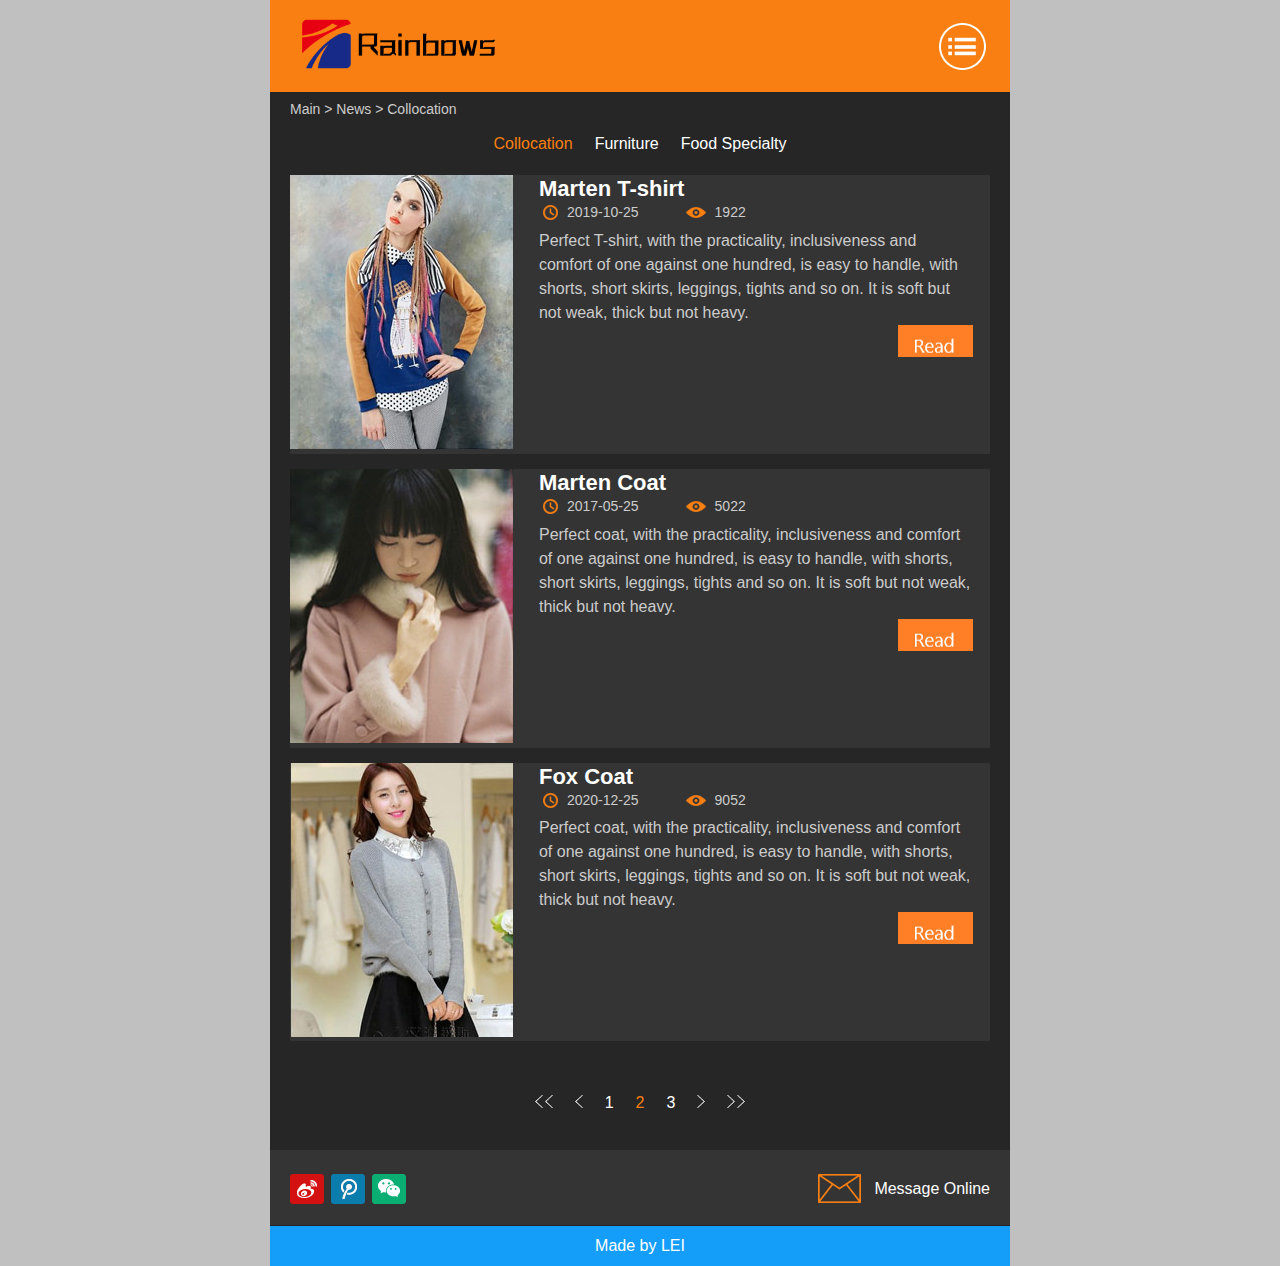
<file: Finding_shop_facilities_app/html_front_end/news.html>
<!DOCTYPE html>
<html>
<head>

	<meta charset="utf-8" />
	<title>NEWS</title>
	
	<meta name="Keywords" content="广御园" />
    <meta name="Description" content="广御园" />
    <meta content="text/html; charset=utf-8" http-equiv="Content-Type" />
	<meta content="width=device-width,initial-scale=1.0,minimum-scale=1.0,maximum-scale=1.0,user-scalable=no" name="viewport">
	
	<!-- Mobile Devices Support @begin -->
        <meta content="application/xhtml+xml;charset=UTF-8" http-equiv="Content-Type">
        <meta content="no-cache,must-revalidate" http-equiv="Cache-Control">
        <meta content="no-cache" http-equiv="pragma">
        <meta content="0" http-equiv="expires">
        <meta content="telephone=no, address=no" name="format-detection">
        <meta name="apple-mobile-web-app-capable" content="yes" /> <!-- apple devices fullscreen -->
        <meta name="apple-mobile-web-app-status-bar-style" content="black-translucent" />
    <!-- Mobile Devices Support @end -->
	
	<link href="../css/index.css" rel="stylesheet" type="text/css" />
	<link href="../css/common.css" rel="stylesheet" type="text/css" />
	<script type="text/javascript" src="../script/jquery-1.9.1.min.js"></script>
	<script type="text/javascript" src="../script/main.js"></script>
	<script type="text/javascript" src="../script/jquery.rotate.min.js"></script>
</head>

<body>
<div class="main">
	<!--头部-->
	<div class="header" id="bktop">
			<div class="logo"><a href="frame1.html"><img src="../icon/logos.png" /></a></div>
			<div class="banner">
				<div class="close"><img id="img1" src="../images/banner01.gif" /></div>
				
				<div class="open hide"><img id="img2" src="../images/banner02.gif" /></div>
				<ul class="xla">
					<li>
						<a href="about.html"><font>About us</font><img src="../images/xiala.gif" /></a>
					</li>
					<li>
						<a class="dianj dj1" href="javascript:;"><font>News</font><img id="ig1" src="../images/xiala.gif" /></a>
						<div class="zilan">
							<a href="news.html">Collocation</a>
							<a href="news.html">Furniture</a>
							<a href="news.html">Food Specialty</a>
						</div>
					</li>
					<li>
						<a class="dianj dj2" href="javascript:;"><font>Picture Wall</font><img id="ig2" src="../images/xiala.gif" /></a>
						<div class="zilan">
							<a href="images.html">Collocation</a>
							<a href="images.html">Furniture</a>
							<a href="images.html">Food Specialty</a>
						</div>
					</li>
					<li>
						<a href="class.html"><font>Search</font><img id="ig3" src="../images/xiala.gif" /></a>
					</li>
					<li>
						<a class="dianj dj4" href="javascript:;"><font>Recommendation Read</font><img id="ig4" src="../images/xiala.gif" /></a>
						<div class="zilan">
							<a href="#">Collocation</a>
							<a href="#">Furniture</a>
							<a href="#">Food Specialty</a>
						</div>
					</li>
				</ul>
			</div>
			<div class="clearBoth"></div>
		</div>
	<!--资讯列表-->
	<div class="newsban">Main > News > Collocation</div>
	<table class="newwclass">
		<tr class="juzhon">
			<td><a class="on" href="#">Collocation</a></td>
			<td><a href="#">Furniture</a></td>
			<td><a href="#">Food Specialty</a></td>
		</tr>
	</table>
	<div class="news about">	
		<!--资讯列表-->
		<div class="newslist">
			<div class="qtao">
				<div class="mg">
					<div class="mgl"><img src="../images/product/14110602.jpg" width="100%" /></div>
					<div class="mgr">
						<h3>Marten T-shirt</h3>
						<div class="what">
							<div class="time">
								<div class="tub"><img src="../images/time.gif" /></div>
								<div class="shij">2019-10-25</div>
								<div class="clearBoth"></div>
							</div>
							<div class="time hit">
								<div class="tub"><img src="../images/hit.gif" /></div>
								<div class="shij">1922</div>
								<div class="clearBoth"></div>
							</div>
							<div class="clearBoth"></div>
						</div>
						<div class="jianj">		Perfect T-shirt, with the practicality, inclusiveness and comfort of one against one hundred, is easy to handle, with shorts, short skirts, leggings, tights and so on. It is soft but not weak, thick but not heavy.
						</div>
						<div class="ydu">
							<div class="anniu"><a href="news_detail.html"><img src="../images/ydu.gif" /></a></div>
							<div class="clearBoth"></div>
						</div>
					</div>
					<div class="clearBoth"></div>
				</div>
			</div>
			<div class="qtao">
				<div class="mg">
					<div class="mgl"><img src="../images/product/14110603.jpg" width="100%"/></div>
					<div class="mgr">
						<h3>Marten Coat</h3>
						<div class="what">
							<div class="time">
								<div class="tub"><img src="../images/time.gif" /></div>
								<div class="shij">2017-05-25</div>
								<div class="clearBoth"></div>
							</div>
							<div class="time hit">
								<div class="tub"><img src="../images/hit.gif" /></div>
								<div class="shij">5022</div>
								<div class="clearBoth"></div>
							</div>
							<div class="clearBoth"></div>
						</div>
						<div class="jianj">					Perfect coat, with the practicality, inclusiveness and comfort of one against one hundred, is easy to handle, with shorts, short skirts, leggings, tights and so on. It is soft but not weak, thick but not heavy.
						</div>
						<div class="ydu">
							<div class="anniu"><a href="#"><img src="../images/ydu.gif" /></a></div>
							<div class="clearBoth"></div>
						</div>
					</div>
					<div class="clearBoth"></div>
				</div>
			</div>
			<div class="qtao">
				<div class="mg">
					<div class="mgl"><img src="../images/product/14110604.jpg" width="100%"/></div>
					<div class="mgr">
						<h3>Fox Coat</h3>
						<div class="what">
							<div class="time">
								<div class="tub"><img src="../images/time.gif" /></div>
								<div class="shij">2020-12-25</div>
								<div class="clearBoth"></div>
							</div>
							<div class="time hit">
								<div class="tub"><img src="../images/hit.gif" /></div>
								<div class="shij">9052</div>
								<div class="clearBoth"></div>
							</div>
							<div class="clearBoth"></div>
						</div>
						<div class="jianj">				Perfect coat, with the practicality, inclusiveness and comfort of one against one hundred, is easy to handle, with shorts, short skirts, leggings, tights and so on. It is soft but not weak, thick but not heavy.
						</div>
						<div class="ydu">
							<div class="anniu"><a href="#"><img src="../images/ydu.gif" /></a></div>
							<div class="clearBoth"></div>
						</div>
					</div>
					<div class="clearBoth"></div>
				</div>
			</div>
		</div>
	</div>
	<!--分页-->
	<table class="page">
		<tr class="juzhon">
			<td><a href="#"><img src="../images/first.gif" /></a></td>
			<td><a href="#"><img src="../images/pre.gif" /></a></td>
			
			<td><a href="#">1</a></td>
			<td><a class="on" href="#">2</a></td>
			<td><a href="#">3</a></td>
			
			<td><a href="#"><img src="../images/next.gif" /></a></td>
			<td><a href="#"><img src="../images/last.gif" /></a></td>
		</tr>
	</table>
	<!--底部-->
	<div class="bottom">
		<div class="bottom-top">
			<div class="linker">
				<a class="abq" href="#"><img src="../images/xlweibo.gif" /></a>
				<a class="abq" href="#"><img src="../images/txweibo.gif" /></a>
				<a class="abq" href="#"><img src="../images/weixin.gif" /></a>
				<div class="liuy">
					<a href="message.html">
						<div class="tubiao"><img src="../images/liuy.gif" /></div>
						<div class="wenzi">Message Online</div>
						<div class="clearBoth"></div>
					</a>
				</div>
				<div class="clearBoth"></div>
			</div>
		</div>
		<div class="bottom-bot">Made by LEI</div>
	</div>
</div>
</body>
</html>
</file>
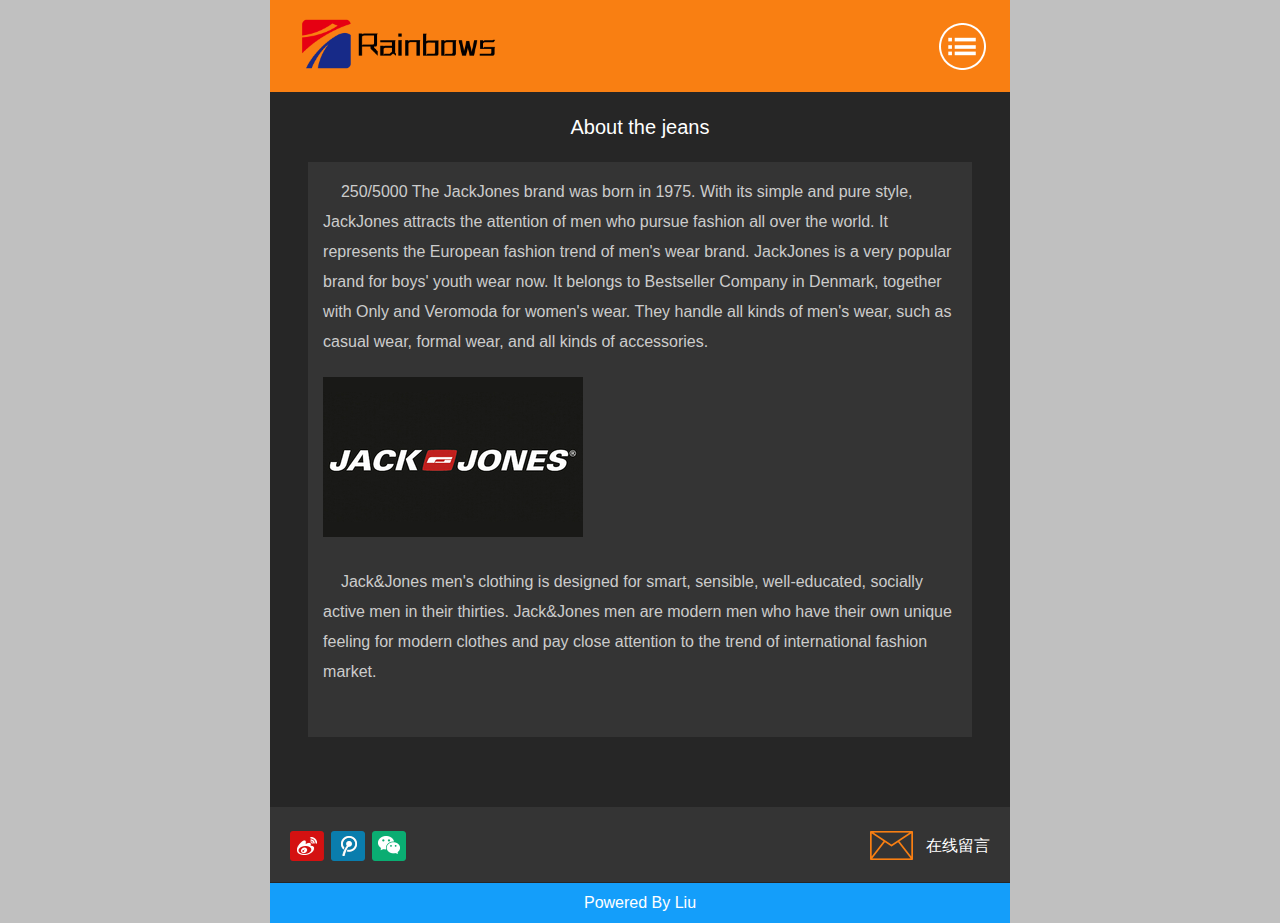
<file: Finding_shop_facilities_app/html_front_end/products-key-jeans.html>
<!DOCTYPE html>
<html>
<head>

	<meta charset="utf-8" />
	<title>ABOUT</title>
	
	<meta name="Keywords" content="广御园" />
    <meta name="Description" content="广御园" />
    <meta content="text/html; charset=utf-8" http-equiv="Content-Type" />
	<meta content="width=device-width,initial-scale=1.0,minimum-scale=1.0,maximum-scale=1.0,user-scalable=no" name="viewport">
	
	<!-- Mobile Devices Support @begin -->
        <meta content="application/xhtml+xml;charset=UTF-8" http-equiv="Content-Type">
        <meta content="no-cache,must-revalidate" http-equiv="Cache-Control">
        <meta content="no-cache" http-equiv="pragma">
        <meta content="0" http-equiv="expires">
        <meta content="telephone=no, address=no" name="format-detection">
        <meta name="apple-mobile-web-app-capable" content="yes" /> <!-- apple devices fullscreen -->
        <meta name="apple-mobile-web-app-status-bar-style" content="black-translucent" />
    <!-- Mobile Devices Support @end -->
	
	<link href="../css/index.css" rel="stylesheet" type="text/css" />
	<link href="../css/common.css" rel="stylesheet" type="text/css" />
	<script type="text/javascript" src="../script/jquery-1.9.1.min.js"></script>
	<script type="text/javascript" src="../script/main.js"></script>
	<script type="text/javascript" src="../script/jquery.rotate.min.js"></script>
</head>

<body>
<div class="main">
	<!--头部-->
	<div class="header" id="bktop">
			<div class="logo"><a href="frame1.html"><img src="../icon/logos.png" /></a></div>
			<div class="banner">
				<div class="close"><img id="img1" src="../images/banner01.gif" /></div>
				
				<div class="open hide"><img id="img2" src="../images/banner02.gif" /></div>
				<ul class="xla">
					<li>
						<a href="about.html"><font>About us</font><img src="../images/xiala.gif" /></a>
					</li>
					<li>
						<a class="dianj dj1" href="javascript:;"><font>News</font><img id="ig1" src="../images/xiala.gif" /></a>
						<div class="zilan">
							<a href="news.html">Collocation</a>
							<a href="news.html">Furniture</a>
							<a href="news.html">Food Specialty</a>
						</div>
					</li>
					<li>
						<a class="dianj dj2" href="javascript:;"><font>Picture Wall</font><img id="ig2" src="../images/xiala.gif" /></a>
						<div class="zilan">
							<a href="images.html">Collocation</a>
							<a href="images.html">Furniture</a>
							<a href="images.html">Food Specialty</a>
						</div>
					</li>
					<li>
						<a href="class.html"><font>Search</font><img id="ig3" src="../images/xiala.gif" /></a>
					</li>
					<li>
						<a class="dianj dj4" href="javascript:;"><font>Recommendation Read</font><img id="ig4" src="../images/xiala.gif" /></a>
						<div class="zilan">
							<a href="#">Collocation</a>
							<a href="#">Furniture</a>
							<a href="#">Food Specialty</a>
						</div>
					</li>
				</ul>
			</div>
			<div class="clearBoth"></div>
		</div>
	<!--关于我们内容-->	
	<div class="about">	
		<div class="title">About the jeans</div>
		<div class="content">
			<!--编辑内容-->
			<p style="color:#cccccc;font-size:16px;line-height:30px;">&nbsp;&nbsp;&nbsp;&nbsp;250/5000 
				The JackJones brand was born in 1975. With its simple and pure style, JackJones attracts the attention of men who pursue fashion all over the world. It represents the European fashion trend of men's wear brand.
				JackJones is a very popular brand for boys' youth wear now. It belongs to Bestseller Company in Denmark, together with Only and Veromoda for women's wear. They handle all kinds of men's wear, such as casual wear, formal wear, and all kinds of accessories.</p></br>
			<p><img src="../images/product/14110801.jpg" /></p></br>
			
			<p style="color:#cccccc;font-size:16px;line-height:30px;">&nbsp;&nbsp;&nbsp;&nbsp;Jack&Jones men's clothing is designed for smart, sensible, well-educated, socially active men in their thirties. Jack&Jones men are modern men who have their own unique feeling for modern clothes and pay close attention to the trend of international fashion market. </p>
		</div>
	</div>
	<!--底部-->
	<div class="bottom">
		<div class="bottom-top">
			<div class="linker">
				<a class="abq" href="#"><img src="../images/xlweibo.gif" /></a>
				<a class="abq" href="#"><img src="../images/txweibo.gif" /></a>
				<a class="abq" href="#"><img src="../images/weixin.gif" /></a>
				<div class="liuy">
					<a href="message.html">
						<div class="tubiao"><img src="../images/liuy.gif" /></div>
						<div class="wenzi">在线留言</div>
						<div class="clearBoth"></div>
					</a>
				</div>
				<div class="clearBoth"></div>
			</div>
		</div>
		<div class="bottom-bot">Powered By Liu</div>
	</div>
</div>
</body>
</html>
</file>
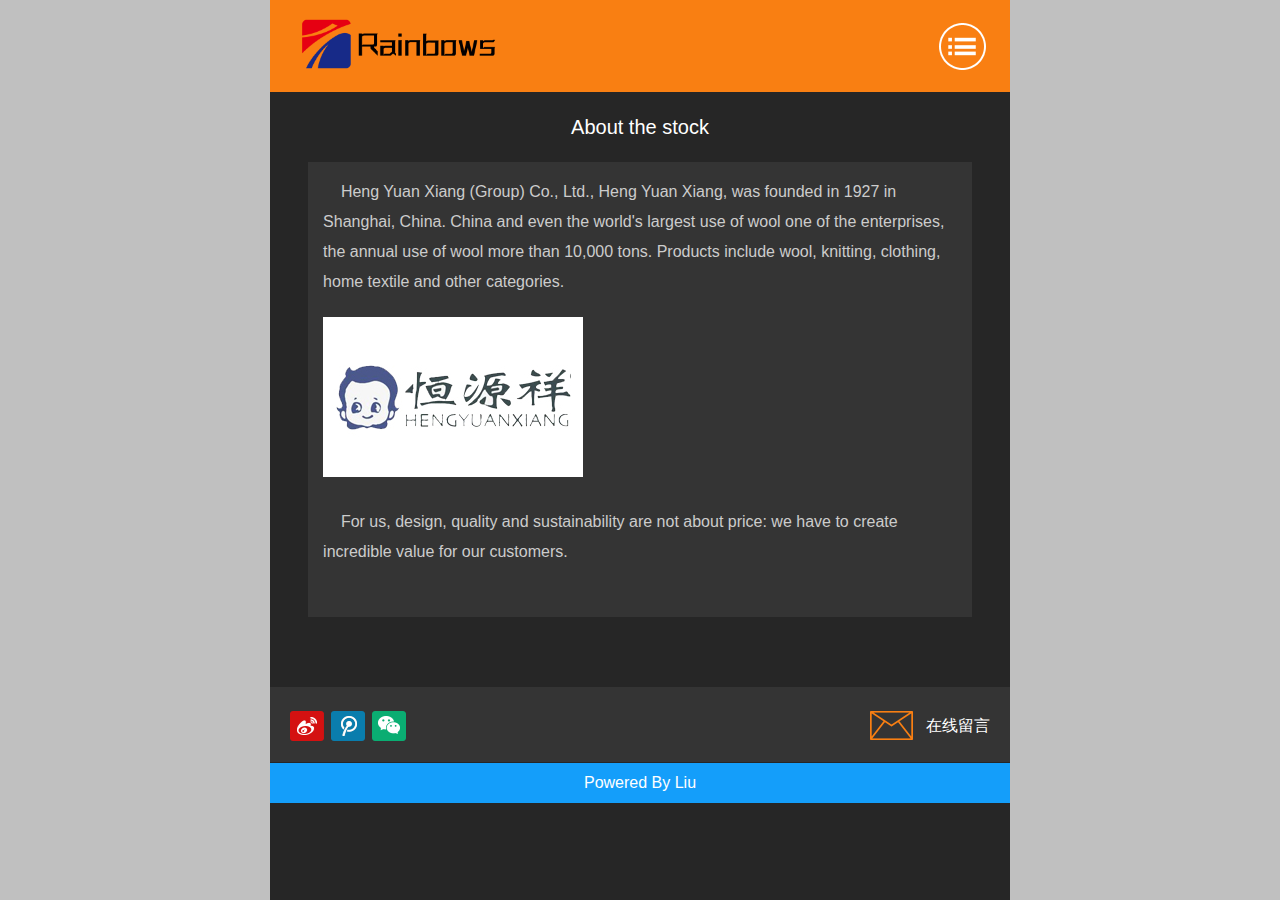
<file: Finding_shop_facilities_app/html_front_end/products-key-stock.html>
<!DOCTYPE html>
<html>
<head>

	<meta charset="utf-8" />
	<title>ABOUT</title>
	
	<meta name="Keywords" content="广御园" />
    <meta name="Description" content="广御园" />
    <meta content="text/html; charset=utf-8" http-equiv="Content-Type" />
	<meta content="width=device-width,initial-scale=1.0,minimum-scale=1.0,maximum-scale=1.0,user-scalable=no" name="viewport">
	
	<!-- Mobile Devices Support @begin -->
        <meta content="application/xhtml+xml;charset=UTF-8" http-equiv="Content-Type">
        <meta content="no-cache,must-revalidate" http-equiv="Cache-Control">
        <meta content="no-cache" http-equiv="pragma">
        <meta content="0" http-equiv="expires">
        <meta content="telephone=no, address=no" name="format-detection">
        <meta name="apple-mobile-web-app-capable" content="yes" /> <!-- apple devices fullscreen -->
        <meta name="apple-mobile-web-app-status-bar-style" content="black-translucent" />
    <!-- Mobile Devices Support @end -->
	
	<link href="../css/index.css" rel="stylesheet" type="text/css" />
	<link href="../css/common.css" rel="stylesheet" type="text/css" />
	<script type="text/javascript" src="../script/jquery-1.9.1.min.js"></script>
	<script type="text/javascript" src="../script/main.js"></script>
	<script type="text/javascript" src="../script/jquery.rotate.min.js"></script>
</head>

<body>
<div class="main">
	<!--头部-->
	<div class="header" id="bktop">
			<div class="logo"><a href="frame1.html"><img src="../icon/logos.png" /></a></div>
			<div class="banner">
				<div class="close"><img id="img1" src="../images/banner01.gif" /></div>
				
				<div class="open hide"><img id="img2" src="../images/banner02.gif" /></div>
				<ul class="xla">
					<li>
						<a href="about.html"><font>About us</font><img src="../images/xiala.gif" /></a>
					</li>
					<li>
						<a class="dianj dj1" href="javascript:;"><font>News</font><img id="ig1" src="../images/xiala.gif" /></a>
						<div class="zilan">
							<a href="news.html">Collocation</a>
							<a href="news.html">Furniture</a>
							<a href="news.html">Food Specialty</a>
						</div>
					</li>
					<li>
						<a class="dianj dj2" href="javascript:;"><font>Picture Wall</font><img id="ig2" src="../images/xiala.gif" /></a>
						<div class="zilan">
							<a href="images.html">Collocation</a>
							<a href="images.html">Furniture</a>
							<a href="images.html">Food Specialty</a>
						</div>
					</li>
					<li>
						<a href="class.html"><font>Search</font><img id="ig3" src="../images/xiala.gif" /></a>
					</li>
					<li>
						<a class="dianj dj4" href="javascript:;"><font>Recommendation Read</font><img id="ig4" src="../images/xiala.gif" /></a>
						<div class="zilan">
							<a href="#">Collocation</a>
							<a href="#">Furniture</a>
							<a href="#">Food Specialty</a>
						</div>
					</li>
				</ul>
			</div>
			<div class="clearBoth"></div>
		</div>
	<!--关于我们内容-->	
	<div class="about">	
		<div class="title">About the stock</div>
		<div class="content">
			<!--编辑内容-->
			<p style="color:#cccccc;font-size:16px;line-height:30px;">&nbsp;&nbsp;&nbsp;&nbsp;Heng Yuan Xiang (Group) Co., Ltd., Heng Yuan Xiang, was founded in 1927 in Shanghai, China. China and even the world's largest use of wool one of the enterprises, the annual use of wool more than 10,000 tons. Products include wool, knitting, clothing, home textile and other categories.</p></br>
			<p><img src="../images/product/14110800.jpg" /></p></br>
			
			<p style="color:#cccccc;font-size:16px;line-height:30px;">&nbsp;&nbsp;&nbsp;&nbsp;For us, design, quality and sustainability are not about price: we have to create incredible value for our customers. </p>
		</div>
	</div>
	<!--底部-->
	<div class="bottom">
		<div class="bottom-top">
			<div class="linker">
				<a class="abq" href="#"><img src="../images/xlweibo.gif" /></a>
				<a class="abq" href="#"><img src="../images/txweibo.gif" /></a>
				<a class="abq" href="#"><img src="../images/weixin.gif" /></a>
				<div class="liuy">
					<a href="message.html">
						<div class="tubiao"><img src="../images/liuy.gif" /></div>
						<div class="wenzi">在线留言</div>
						<div class="clearBoth"></div>
					</a>
				</div>
				<div class="clearBoth"></div>
			</div>
		</div>
		<div class="bottom-bot">Powered By Liu</div>
	</div>
</div>
</body>
</html>
</file>
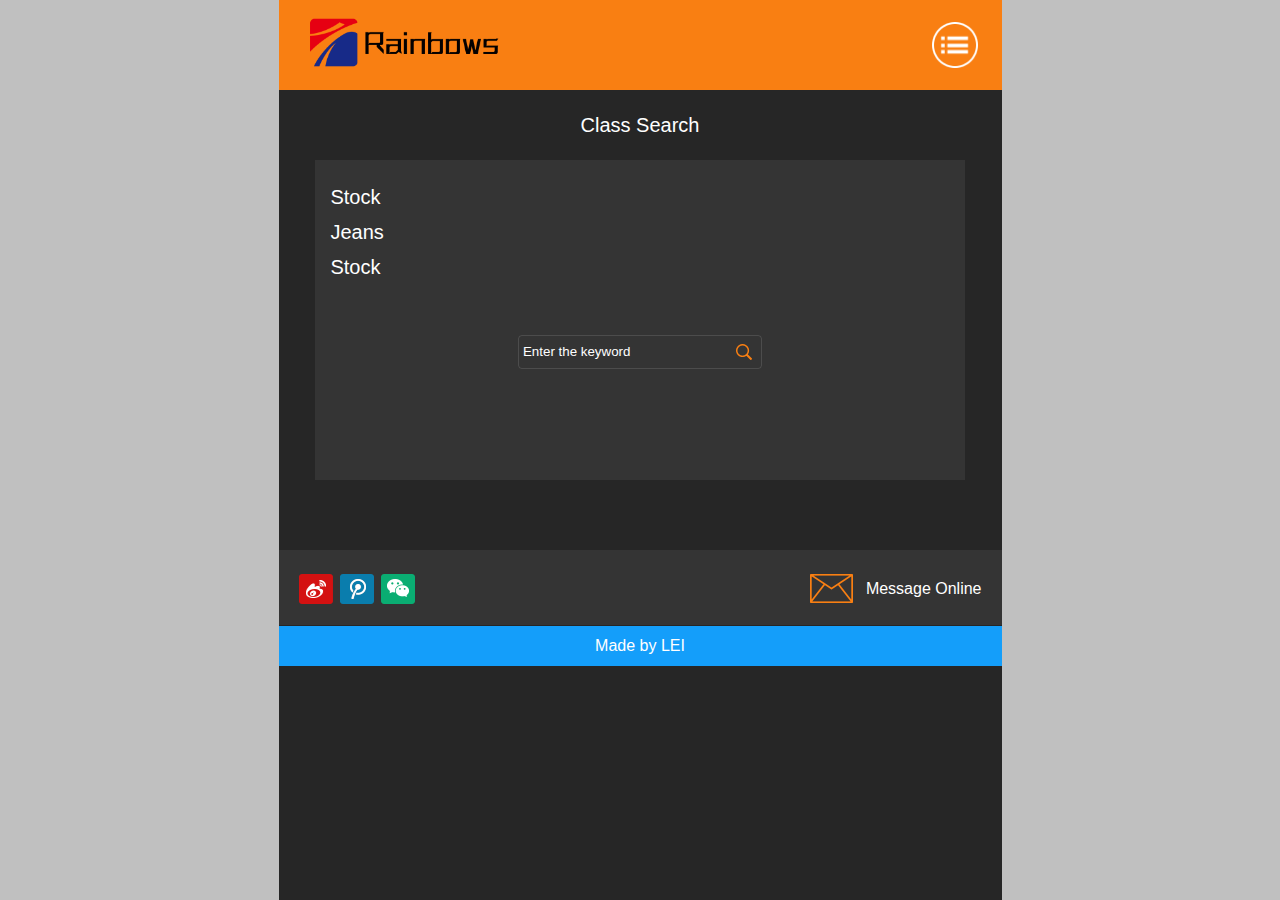
<file: Finding_shop_facilities_app/html_front_end/search_spot.html>
<!DOCTYPE html>
<html>
<head>

	<meta charset="utf-8" />
	<title>Search</title>
	
	<meta name="Keywords" content="广御园" />
    <meta name="Description" content="广御园" />
    <meta content="text/html; charset=utf-8" http-equiv="Content-Type" />
	<meta content="width=device-width,initial-scale=1.0,minimum-scale=1.0,maximum-scale=1.0,user-scalable=no" name="viewport">
	
	<!-- Mobile Devices Support @begin -->
        <meta content="application/xhtml+xml;charset=UTF-8" http-equiv="Content-Type">
        <meta content="no-cache,must-revalidate" http-equiv="Cache-Control">
        <meta content="no-cache" http-equiv="pragma">
        <meta content="0" http-equiv="expires">
        <meta content="telephone=no, address=no" name="format-detection">
        <meta name="apple-mobile-web-app-capable" content="yes" /> <!-- apple devices fullscreen -->
        <meta name="apple-mobile-web-app-status-bar-style" content="black-translucent" />
    <!-- Mobile Devices Support @end -->
	
	<link href="../css/index.css" rel="stylesheet" type="text/css" />
	<link href="../css/common.css" rel="stylesheet" type="text/css" />
	<script type="text/javascript" src="../script/jquery-1.9.1.min.js"></script>
	<script type="text/javascript" src="../script/main.js"></script>
	<script type="text/javascript" src="../script/jquery.rotate.min.js"></script>
</head>

<body>
<div class="main">
	<!--头部-->
	<div class="header" id="bktop">
			<div class="logo"><a href="frame1.html"><img src="../icon/logos.png" /></a></div>
			<div class="banner">
				<div class="close"><img id="img1" src="../images/banner01.gif" /></div>
				
				<div class="open hide"><img id="img2" src="../images/banner02.gif" /></div>
				<ul class="xla">
					<li>
						<a href="about.html"><font>About us</font><img src="../images/xiala.gif" /></a>
					</li>
					<li>
						<a class="dianj dj1" href="javascript:;"><font>News</font><img id="ig1" src="../images/xiala.gif" /></a>
						<div class="zilan">
							<a href="news.html">Collocation</a>
							<a href="news.html">Furniture</a>
							<a href="news.html">Food Specialty</a>
						</div>
					</li>
					<li>
						<a class="dianj dj2" href="javascript:;"><font>Picture Wall</font><img id="ig2" src="../images/xiala.gif" /></a>
						<div class="zilan">
							<a href="images.html">Collocation</a>
							<a href="images.html">Furniture</a>
							<a href="images.html">Food Specialty</a>
						</div>
					</li>
					<li>
						<a href="class.html"><font>Search</font><img id="ig3" src="../images/xiala.gif" /></a>
					</li>
					<li>
						<a class="dianj dj4" href="javascript:;"><font>Recommendation Read</font><img id="ig4" src="../images/xiala.gif" /></a>
						<div class="zilan">
							<a href="#">Collocation</a>
							<a href="#">Furniture</a>
							<a href="#">Food Specialty</a>
						</div>
					</li>
				</ul>
			</div>
			<div class="clearBoth"></div>
		</div>
	<!--分类-->	
	<div class="about">	
		<div class="title">Class Search</div>
		<div class="content" style="min-height:250px;padding-top:20px;">
			<!--分类陈列-->
			<table width="90%" align="center" cellpadding="4" cellspacing="0">
				<tr>
					<span style="font-size:20px;"><a href="products-key-stock.html" title="文章数：1">Stock</a></span>&nbsp;
					<br>
					<span style="font-size:20px;"><a href="products-key-jeans.html" title="文章数：1">Jeans</a></span>&nbsp;
					<br>
					<span style="font-size:20px;"><a href="products-key-stock.html" title="文章数：1">Stock</a></span>
				</tr>
			</table>
			<div class="search">
				<div class="sch_input">
					<form name="search_form" action="">
						<input type="text" name="key" id="search" class="text" value="Enter the keyword" onfocus="value=''" onblur="if(!value)value=defaultValue" />
						<input type="button" value="" onclick="javascript:window.location = 'products-key-' + $('#search').val() + '.html';" class="button" />
					</form>
				</div>
			</div>
		</div>
	</div>
	<!--底部-->
	<div class="bottom">
		<div class="bottom-top">
			<div class="linker">
				<a class="abq" href="#"><img src="../images/xlweibo.gif" /></a>
				<a class="abq" href="#"><img src="../images/txweibo.gif" /></a>
				<a class="abq" href="#"><img src="../images/weixin.gif" /></a>
				<div class="liuy">
					<a href="message.html">
						<div class="tubiao"><img src="../images/liuy.gif" /></div>
						<div class="wenzi">Message Online</div>
						<div class="clearBoth"></div>
					</a>
				</div>
				<div class="clearBoth"></div>
			</div>
		</div>
		<div class="bottom-bot">Made by LEI</div>
	</div>
</div>
<script  type="text/javascript" >



</script>
</body>



</html>
</file>
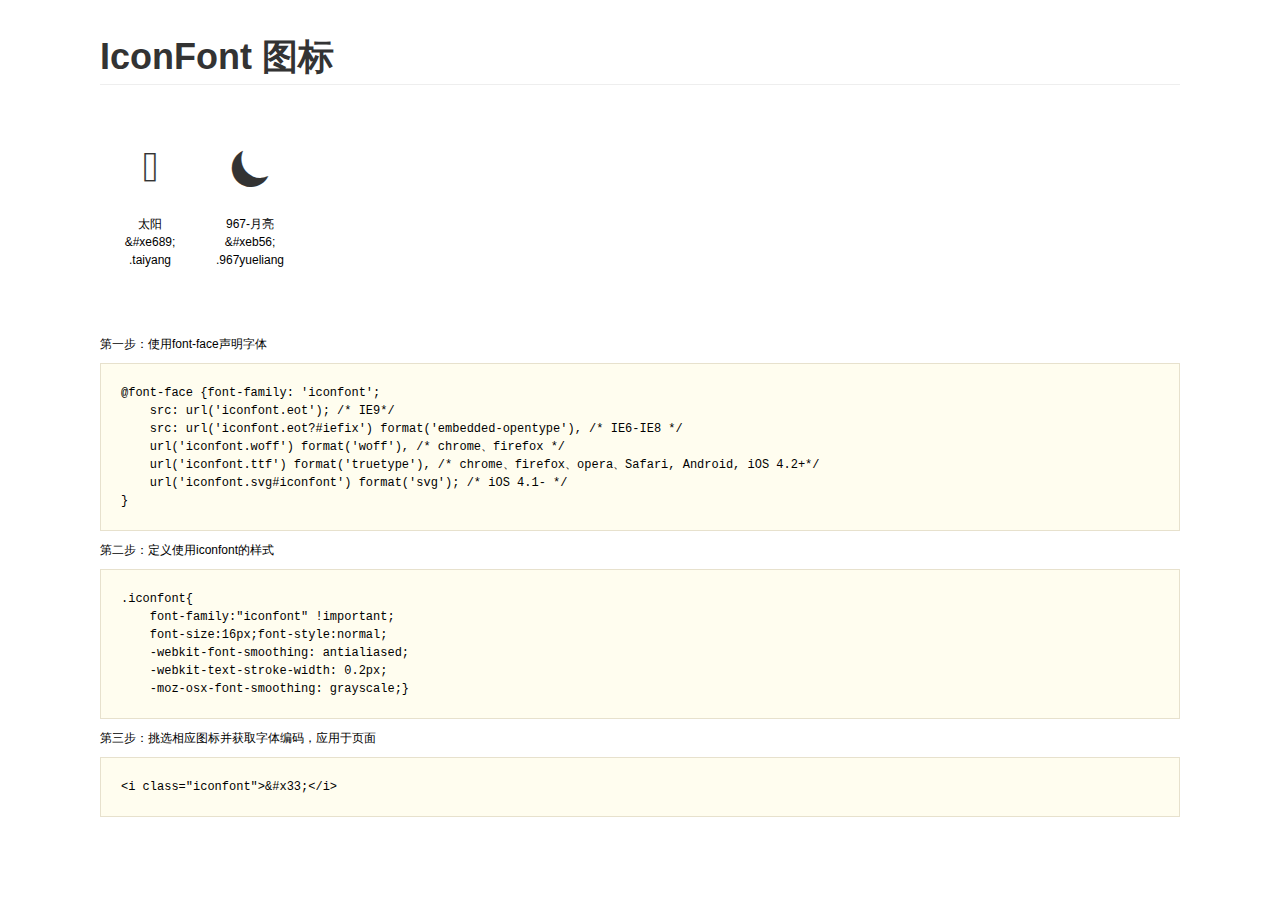
<file: Finding_shop_facilities_app/css/iconfont/demo.html>
<!DOCTYPE html>
<html>
<head>
    <meta charset="utf-8"/>
    <title>IconFont</title>
    <link rel="stylesheet" href="demo.css">
    <link rel="stylesheet" href="iconfont.css">
</head>
<body>
    <div class="main">
        <h1>IconFont 图标</h1>
        <ul class="icon_lists clear">
            
                <li>
                <i class="icon iconfont">&#xe689;</i>
                    <div class="name">太阳</div>
                    <div class="code">&amp;#xe689;</div>
                    <div class="fontclass">.taiyang</div>
                </li>
            
                <li>
                <i class="icon iconfont">&#xeb56;</i>
                    <div class="name">967-月亮</div>
                    <div class="code">&amp;#xeb56;</div>
                    <div class="fontclass">.967yueliang</div>
                </li>
            
        </ul>


        <div class="helps">
            第一步：使用font-face声明字体
            <pre>
@font-face {font-family: 'iconfont';
    src: url('iconfont.eot'); /* IE9*/
    src: url('iconfont.eot?#iefix') format('embedded-opentype'), /* IE6-IE8 */
    url('iconfont.woff') format('woff'), /* chrome、firefox */
    url('iconfont.ttf') format('truetype'), /* chrome、firefox、opera、Safari, Android, iOS 4.2+*/
    url('iconfont.svg#iconfont') format('svg'); /* iOS 4.1- */
}
</pre>
第二步：定义使用iconfont的样式
            <pre>
.iconfont{
    font-family:"iconfont" !important;
    font-size:16px;font-style:normal;
    -webkit-font-smoothing: antialiased;
    -webkit-text-stroke-width: 0.2px;
    -moz-osx-font-smoothing: grayscale;}
</pre>
第三步：挑选相应图标并获取字体编码，应用于页面
<pre>
&lt;i class="iconfont"&gt;&amp;#x33;&lt;/i&gt;
</pre>
        </div>

    </div>
</body>
</html>
</file>
<file: Finding_shop_facilities_app/css/api.css>
@font-face {
	/* font-properties */
	font-family: my-font;
	src: url(../font/myfont.TTC);
}

html{
	font-family:  my-font,sans-serif,;
}
html,body,header,section,footer,div,ul,ol,li,img,a,span,em,del,legend,center,strong,var,fieldset,form,label,dl,dt,dd,cite,input,hr,time,mark,code,figcaption,figure,textarea,h1,h2,h3,h4,h5,h6,p{
	margin:0;
	border:0;
	padding:0;
	font-style:normal;
}
html,body {
	-webkit-touch-callout:none;
	-webkit-text-size-adjust:none;
	-webkit-tap-highlight-color:rgba(0, 0, 0, 0);
	-webkit-user-select:none;
	background-color: #fff;
}
nav,article,aside,details,main,header,footer,section,fieldset,figcaption,figure{
	display: block;
}
img,a,button,em,del,strong,var,label,cite,small,time,mark,code,textarea{
	display:inline-block;
}
header,section,footer {
	position:relative;
}
ol,ul{
	list-style:none;
}
input,button,textarea {
	border:0;
	margin:0;
	padding:0;
	font-size:1em;
	line-height:1em;
	/*-webkit-appearance:none;*/
	background-color:rgba(0, 0, 0, 0);
}
span{
	display:inline-block;
}
a:active, a:hover {
  outline: 0;
}
a, a:visited{
	text-decoration:none;
}

label, .wordWrap{
    word-wrap: break-word;
    word-break: break-all;
}
table {
  border-collapse: collapse;
  border-spacing: 0;
}
td,th {
  padding: 0;
}
.clearfix:after{
	content: ' ';
	display: block;
	clear: both;
	visibility:hidden;
	line-height: 0;
	height:0;
}
.loading_more{
	display: block;
	height: 1.5em;
	width: 100%;
}
.loading_more:before {
	display: inline-block; vertical-align: text-bottom;
	content: ' '; height: 16px; width: 16px; margin-right: 6px;
	background: url(../image/loading_more.gif) no-repeat center;
	-webkit-background-size: contain;
	background-size: contain;
} 
.loading_more:after {
	content: '加载更多';	
}
</file>
<file: Finding_shop_facilities_app/css/style.css>
html,body {  font-size:14px; height:100%;  }
.hover{ opacity: .8; }

.flex-wrap{ display: -webkit-box;	display: -webkit-flex;	display: flex; }
.flex-con{     -webkit-box-flex: 1;     -webkit-flex: 1;    flex: 1; }
.flex-vertical{ -webkit-box-orient: vertical;-webkit-flex-flow: column;flex-flow: column;}

.border-t,
.border-b{ position:relative;  }
.border-t:before,
.border-b:after{     content: '';     position: absolute;     left: 0;  top:0;     background: #ddd;   right:0;    height: 1px;     -webkit-transform: scaleY(0.5);             transform: scaleY(0.5);     -webkit-transform-origin: 0 0;             transform-origin: 0 0; }
.border-b:after{ top:auto; bottom:0;  }

#wrap{ height: 100%; }
</file>
<file: Finding_shop_facilities_app/css/index.css>
/* CSS Document */
@charset "utf-8";
* {padding:0; margin:0;}
html, body{background:#c0c0c0;margin: 0;padding: 0;width: 100%;height: 100%;min-height: 100%;font-family: "宋体" ,Helvetica, Arial, sans-serif;
font-size: 16px;line-height: 1.231;-webkit-touch-callout: none;display: -webkit-box;-webkit-box-orient: vertical;-webkit-box-align:stretch;position: relative;}
a {text-decoration:none;outline:none;color:#777777}
a:hover{text-decoration:none}
.clearBoth{clear:both;height:0;}
ul,li {list-style:none;}
img {border:none;}
.main{max-width:740px;margin:auto;min-height:100%;background-color:#262626;position: relative;}
.hide{display:none;}

/*头部*/
.main .header{width:100%;background:#f97f12;position:relative;}
.main .header .logo{margin-left:14px;float:left;width:27.81081%;padding: 2%}
.main .header .logo img{width:100%;}
.main .header .banner{float:right;margin-right:24px;width:6.35135%;}
.main .header .banner .close img,.main .header .banner .open img{width:100%;margin-top:48.78048%;}
.main .header .banner .xla{width:50%;position:absolute;right:0px;background:#292929;z-index:99999;top:100%;display:none;}
.main .header .banner .xla li{border-bottom:1px solid #343434;}
.main .header .banner .xla li a{height:42px;line-height:42px;width:100%;display:block;border-bottom:1px solid #343434;}
.main .header .banner .xla li a font{color:#f97f12;font-size:100%;height:42px;margin-left:30px;float:left;}
.main .header .banner .xla li a span{float:right;width:6px;height:11px;margin-right:30px;margin-top:16px;}
.main .header .banner .xla li a img{float:right;width:6px;height:11px;margin-right:30px;margin-top:16px;}
.main .header .banner .xla li .zilan a{height:37px;line-height:37px;background:#292929;border:none;padding-left:30px;width:80%;}
.main .header .banner .xla li .zilan{display:none;}
/*滚动图*/
#main {width:100%;margin:0 auto;padding:0px 0px;background:#fff;position:relative;}
.swiper-main {width:100%;position:relative;}
.swiper1,.swiper1 .swiper-slide {width:100%;}
.swiper-slide img{width:100%;}
#main .pagination1 .swiper-pagination-switch {display:inline-block;width:9px;height:9px;border-radius:9px;background:#fff;/*box-shadow:0px 1px 2px #555 inset;*/margin:0 5px;cursor:pointer;}
#main .dian{position:absolute;bottom:15px;z-index:9999;width:100%;;}
#main .pagination1 {margin-top:5px;text-align:center;}
#main .pagination1 .swiper-active-switch {background:#f97f12;}
.swiper-container {
	margin:0 auto;
	position:relative;
	overflow:hidden;
	-webkit-backface-visibility:hidden;
	-moz-backface-visibility:hidden;
	-ms-backface-visibility:hidden;
	-o-backface-visibility:hidden;
	backface-visibility:hidden;
	/* Fix of Webkit flickering */
	z-index:1;
}
.swiper-wrapper {
	position:relative;
	width:100%;
	-webkit-transition-property:-webkit-transform, left, top;
	-webkit-transition-duration:0s;
	-webkit-transform:translate3d(0px,0,0);
	-webkit-transition-timing-function:ease;
	
	-moz-transition-property:-moz-transform, left, top;
	-moz-transition-duration:0s;
	-moz-transform:translate3d(0px,0,0);
	-moz-transition-timing-function:ease;
	
	-o-transition-property:-o-transform, left, top;
	-o-transition-duration:0s;
	-o-transform:translate3d(0px,0,0);
	-o-transition-timing-function:ease;
	-o-transform:translate(0px,0px);
	
	-ms-transition-property:-ms-transform, left, top;
	-ms-transition-duration:0s;
	-ms-transform:translate3d(0px,0,0);
	-ms-transition-timing-function:ease;
	
	transition-property:transform, left, top;
	transition-duration:0s;
	transform:translate3d(0px,0,0);
	transition-timing-function:ease;
	
}
.swiper-slide {
	float: left;
}

/* IE10 Windows Phone 8 Fixes */
.swiper-wp8-horizontal {
	-ms-touch-action: pan-y;
}
.swiper-wp8-vertical {
	-ms-touch-action: pan-x;
}

/* Specify Swiper's Size: */
.swiper-container, .swiper-slide {
	width: 100%;;
}
/*新闻列表*/
.main .news{width:94.59459%;margin:0 auto;}
.main .news .gongao{height:56px;}
.main .news .gongao .laba{width:2.57142%;margin-right:1.42857%;margin-top:19px;float:left;}
.main .news .gongao .wenzi{width:96%;height:56px;line-height:56px;float:left;overflow:hidden;}
#Marquee_x {overflow:hidden;width:96%;} 
#Marquee_x ul li ,#Marquee_x ul li div{float:left;line-height:56px;overflow:hidden;} /* 横向滚动必须让所有li左浮动 */
#Marquee_x ul li div{float:left;line-height:56px;height:56px;overflow:hidden;color:#f97f12;font-size:100%;}
#Marquee_x ul li div img{border:1px solid #DADADA;width:96%;height:56px;display:block;}
#Marquee_x ul li div span{display:block;}

.main .news .newslist .qtao{padding-bottom:15px;width:100%;}
.main .news .newslist .qtao .mg{width:100%;background:#343434;}
.main .news .newslist .qtao .mg .mgl{width:31.85714%;}
.main .news .newslist .qtao .mg .mgl img{width:100%;}
.main .news .newslist .qtao .mg .mgl,.main .news .newslist .qtao .mg .mgr{float:left;}
.main .news .newslist .qtao .mg .mgr{width:62%;margin-left:3.71428%;/*margin-top:6.19834%;*/}
.main .news .newslist .qtao .mg .mgr h3{color:#ffffff;font-size:137.5%;}
.main .news .newslist .qtao .mg .mgr .what .time{float:left;}
.main .news .newslist .qtao .mg .mgr .what .hit{margin-left:9.90783%;}
.main .news .newslist .qtao .mg .mgr .what .time .tub{float:left;margin:3px 4px 0px 4px;}
.main .news .newslist .qtao .mg .mgr .what .time .shij{float:left;height:1.5em;line-height:1.5em;font-size:87.5%;color:#cccccc;margin-left:5px;}
.main .news .newslist .qtao .mg .mgr .jianj{color:#cccccc;font-size:100%;line-height:1.5em;margin-top:4px;}
.main .news .newslist .qtao .mg .mgr .ydu{width:100%;}
.main .news .newslist .qtao .mg .mgr .ydu .anniu{width:17.28110%;float:right;}
.main .news .newslist .qtao .mg .mgr .ydu .anniu img{width:100%;}
.main .news .newslist .qtao .mg .mgr .ydu .anniu a{display:block;}
/*底部*/
.main .bottom{width:100%;}
.main .bottom-top{height:75px;background:#343434;margin-top:35px;}
.main .bottom-bot{height:40px;background:#149efa;margin-top:1px;line-height:40px;text-align:center;font-size:100%;color:#ffffff;}
.main .bottom-top .linker{margin-left:20px;margin-right:20px;}
.main .bottom-top .linker .abq{float:left;display:block;margin-right:7px;margin-top:24px;}
.main .bottom-top .linker .liuy{float:right;margin-top:24px;}
.main .bottom-top .linker .liuy .tubiao,.main .bottom-top .linker .liuy .wenzi{float:left;}
.main .bottom-top .linker a{display:block;}
.main .bottom-top .linker .liuy .wenzi{color:#ffffff;font-size:100%;height:30px;line-height:30px;margin-left:13px;}
</file>
<file: Finding_shop_facilities_app/css/common.css>
/* CSS Document */
@charset "utf-8";
* {padding:0; margin:0;}
html, body{background:#c0c0c0;margin: 0;padding: 0;width: 100%;height: 100%;min-height: 100%;font-family: "宋体" ,Helvetica, Arial, sans-serif;
font-size: 16px;line-height: 1.231;-webkit-touch-callout: none;display: -webkit-box;-webkit-box-orient: vertical;-webkit-box-align:stretch;position: relative;}
a {text-decoration:none;outline:none;color:#777777}
a:hover{text-decoration:none}
.clearBoth{clear:both;height:0;}
ul,li {list-style:none;}
img {border:none;}
.main{max-width:740px;margin:auto;min-height:100%;background-color:#262626;position: relative;}
.hide{display:none;}

/*关于我们*/
.main .about{padding-bottom:35px;}
.main .about .title{height:70px;width:100%;line-height:70px;color:#ffffff;font-size:20px;text-align:center;}
.main .about .content{width:90.54054%;margin:0 auto;background:#343434;padding:15px 15px 50px 15px;}
.main .about .content p{font-size:100%;color:#cccccc;line-height:30px;}
.main .about .content img{max-width:100%;}
/*最新资讯*/
.main .newsban{height:35px;width:94.59459%;margin:0 auto;color:#cccccc;font-size:87.5%;line-height:35px;}
.main .newwclass{margin:0 auto 14px;}
.main .newwclass a{height:30px;line-height:30px;font-size:100%;color:#ffffff;display:block;margin:0 10px;}
.main .newwclass a:hover{color:#f97f12;}
.main .newwclass a.on{color:#f97f12;}
.main .page{margin:0 auto;}
.main .page a{margin:0 10px;font-size:100%;color:#ffffff;}
.main .page a:hover{color:#f97f12;}
.main .page a.on{color:#f97f12;}
/*资讯详细页*/
.main .newbt{width:94.59459%;margin:0 auto 1px;height:59px;line-height:59px;text-align:center;background:#343434;color:#ffffff;font-size:22px;}
.main .about{width:94.59459%;margin:0 auto;}
.main .about .content2{width:95.714285%;margin:0 auto;background:#343434;padding:15px 2.14285% 50px 2.14285%;}
.main .about .content2 p{font-size:100%;color:#cccccc;line-height:30px;}
.main .about .content2 img{max-width:100%;}
.main .about .content2 .what{margin:0 auto 15px;}
.main .about .content2 .what .time{float:left;}
.main .about .content2 .what .hit{margin-left:35px;}
.main .about .content2 .what .time .tub{float:left;margin:3px 10px 0px 0px;}
.main .about .content2 .time .shij{float:left;height:21px;line-height:21px;font-size:87.5%;color:#cccccc;margin-left:5px;}
.main .about .content2 .more{margin:40px auto 50px;width:130px;height:34px;cursor:pointer;}
/*在线留言*/
.main .about .ipu{width:100%;margin:0 auto 20px;}
.main .about .ipu .name{color:#ffffff;font-size:100%;height:30px;}
.main .about .ipu .name span{color:#f97f12;font-size:87.5%;}
.main .about .ipu .tip{width:97.14285%;height:48px;line-height:48px;color:#ffffff;background:url(../images/input.jpg) no-repeat;background-size:100% 48px;border:none;padding-left:1.42857%;padding-right:1.42857%;font-size:87.5%;;}
.main .about .ipu .teartxt{width:97.14285%;font-size:87.5%;height:113px;line-height:25px;color:#ffffff;border:none;margin-bottom:10px;background: url(../images/content.jpg) no-repeat;background-size:100% 113px;padding-left:1.42857%;padding-right:1.42857%;resize:none;}
.main .about .zylb{width:100%;margin:0 auto;}
.main .about .zylb .ipu{float:left;width:50%;}
.main .about .zylb .ipu .yzma{width:94.28571%;height:48px;line-height:48px;color:#ffffff;background:url(../images/code.jpg) no-repeat;border:none;background-size:100% 48px;padding-left:2.85714%;padding-right:2.85714%;font-size:87.5%;}
.main .about .zylb .yzmt{float:left;width:16.14285%;margin-left:5.71428%;margin-top:30px;}
.main .anniu{height:48px;width:175px;margin:0 auto;}
.main .anniu #button{height:48px;width:175px;background:url(../images/tijiao.gif) no-repeat;border:none;cursor:pointer;}
.main .success{width:100%;min-height:740px;}
.main .success .ssimg{width:53.10810%;margin:0 auto;margin-top:30%}
.main .success .ssimg img{width:100%;}
.main .success .back{height:34px;width:130px;margin:40px auto;}
.main .success .back a{display:block;}
/*图片墙*/
.main .xlan{border-bottom:1px solid #343434;width:94.594559%;margin:0 auto 20px;height:0px;}
.main #case_list{width:100%;overflow:hidden;}
.main #case_list .case_list_body{width:94.594559%;margin:0px auto 50px;height:auto !important;}
.main #case_list .case_list_body ul li{position:relative;width:48.57142%;overflow:hidden;float:left;margin:20px 2.85714% 0px 0px;display:inline;display:none}
.main #case_list .case_list_body .case_list_body_pic{width:98.23529%;}
.main #case_list .case_list_body .case_list_body_pic img{width:100%;border:2px solid #eeeeee;}
.main #case_list .case_list_body .case_list_info .cast_list_tit a{color:#f97f12;font-size:100%;height:53px;line-height:53px;margin-top:0px;}
.main #case_list .case_list_body ul li.casela{margin-right:0px;}
.main #case_list .case_list_body ul li.yyu{margin-right:2.85714%;}
.main #case_list .case_list_body .mgxl{border-bottom:1px solid #343434;width:94.594559%;;margin:0 auto;height:0px;}
.main .backtop{width:94.594559%;margin:15px auto 0px;cursor:pointer;}
.main .backtop p{text-align:right;}
/*分类查询*/
.main .about .content table{border-collapse: separate;border-spacing: 2px;border-color: gray;}
.main .about .content tr{display: table-row;vertical-align:inherit;border-color:inherit;}
.main .about .content tr td{display: table-cell;vertical-align: inherit;}
.main .about .content a{color:#ffffff;line-height:35px;}
.main .about .content a:hover{color:#f97f12;}
.main .about .content .search{width:100%;margin-top:50px;}
.main .about .content .search .sch_input{width:244px;height:34px;margin:0 auto;position:relative;}
.sch_input .text {background:url(../images/ss.png) no-repeat;border:none;width:234px;height:34px;line-height:34px;color:#ffffff;padding:0 5px;position:absolute;top:0px;right:0px;}
.sch_input .button{position:absolute;top:9px;right:10px;border:none;width:16px;height:16px;background:url(../images/ssb.png) no-repeat;cursor:pointer}
</file>
<file: Finding_shop_facilities_app/css/style1.css>
﻿body,div,ol,ul,li,dl,dt,dd,h1,h2,h3,h4,h5,h6,p,form,fieldset,legend,input{ margin:0; padding:0;}
html {  width: 100%; font-family: 'Heiti SC', 'Microsoft YaHei'; font-size: 100px; outline: 0; -webkit-text-size-adjust:none;}
body {  width:100%; margin: 0; -webkit-user-select: none; position: relative; background-color:#343434;}
@font-face {
	/* font-properties */
	font-family: pictos;
	src:url(../font/myfont.TTC),  
	url(../font/myfont.TTC),
	url(../font/myfont.TTC); /* IE9 */
}
.font-face{
	font-family: pictos;
}
@font-face {
	/* font-properties */
	font-family: my-font;
	src: url(../font/myfont.TTC);
}
.font-face2{
	font-family: my-font;
	color: green;
}
a:hover,a:link,a:visited,a{ color:inherit; text-decoration:none;}
ul,li{list-style:none}
#_centent{ padding-bottom:0.8rem;;}
header{ position:relative; width: 7.5rem; height: 0.84rem;  border-bottom:1px solid #d4d4d8; background-color: #f97f12;}
.rt-bk{ position:absolute; top:0.27rem; left:0.15rem; float:left;}
.rt-bk p{ float:left; font-size:0.24rem;}
.bk{display: block; margin:0.045rem 0.25rem 0 0; float:left; width: 0.15rem; height: 0.24rem; background: url(../images/rt-bk.png) no-repeat; background-size: 0.15rem 0.24rem;}
.top-name{ text-align:center; font-size:0.34rem; line-height:0.84rem; color: #ffff;}
.head{ position:relative; width:7.5rem; height:2.2rem; margin-top:0.01rem; background:url(../images/background.png) no-repeat; background-size:7.5rem 2.2rem;}
.head-img{ position:absolute; top:0.35rem; left:0.62rem; width:1.43rem; height:1.43rem; padding:0.04rem; border-radius:1rem; background-color:#343434;}
.head-img img{ width:1.43rem; height:1.43rem;}
.head-dsb{ position:absolute; top:0.85rem; left:2.78rem;}
.head-dsb p{ font-size:0.28rem; color:#dddddd;}
.dsb-id{ margin-top:0.08rem;}
.nav{ width:7.5rem; height:0.72rem; margin-top:0.26rem; background-color:#343434;}
.nav ul li{ position:relative; float:left; width:2.48rem; height:0.55rem; font-size:0.3rem; margin-top:0.085rem; line-height:0.55rem; text-align:center;}
.nav ul li p{ position:absolute; left:1.2rem; width:0.7rem;}
.pt-line{ border-left:1px solid #dddddd; border-right:1px solid #dddddd; }
.idt{ display:block; position:absolute; top:0.11rem; left:0.68rem; float:left; width:0.28rem; height:0.36rem; background:url(../images/indent.png) no-repeat; background-size:0.28rem 0.36rem;}
.clt{ display:block; position:absolute; top:0.11rem; left:0.68rem; float:left; width:0.39rem; height:0.35rem; background:url(../images/clt.png) no-repeat; background-size:0.39rem 0.35rem;}
.rcm{ display:block; position:absolute; top:0.11rem; left:0.68rem; float:left; width:0.37rem; height:0.35rem; background:url(../images/rcm.png) no-repeat; background-size:0.37rem 0.35rem;}
.ps-lt{ width:7.5rem; height:100%; background-color:#343434;}
.lt-dsb{ position:relative; 7.35rem; height:0.66rem; line-height:0.66rem; margin-left:0.15rem; border-bottom:1px solid #e5e5e5;}
.lt-dsb p{ margin-left:0.2rem; font-size:0.24rem; color:#fff8f8;}
.arr-right{ display:block; position:absolute; top:0.21rem; right:0.25rem; width:0.14rem; height:0.24rem; background:url(../images/arr-right.png) no-repeat; background-size:0.14rem 0.24rem;}
.check-on{ display:block; position:absolute; top:0.11rem; right:0.25rem; width:0.85rem; height:0.58rem; background:url(../images/on.png) no-repeat; background-size:0.85rem 0.58rem;}
.check-off{ display:block; position:absolute; top:0.11rem; right:0.25rem; width:0.85rem; height:0.58rem; background:url(../images/off.png) no-repeat; background-size:0.85rem 0.58rem;}
.cl-bb{ border:none;}
.mt-1{ margin-top:0.23rem;}
.mt-2{ margin-top:0.38rem;}
.mt-3{ margin-top:0.29rem;}
.jg{ margin-bottom:0.8rem;}
footer{ position:fixed;bottom:0px;left:0px; margin-top:0.2rem; width:7.5rem; height:0.99rem; background:url(../images/projection.png) repeat-x; padding-top:0.2rem; font-size:0.24rem;}
.mune{ float:left; margin-left:0.54rem; width:1.2rem; height:0.7rem; text-align:center;}
.mune p{ font-size:0.22rem; color:#f3f3f3;}
.mune img{ width:0.5rem; height:0.5rem;}
</file>
<file: Finding_shop_facilities_app/css/iconfont/iconfont.css>
@font-face {font-family: "iconfont";
  src: url('iconfont.eot?t=1462513390'); /* IE9*/
  src: url('iconfont.eot?t=1462513390#iefix') format('embedded-opentype'), 
  url('iconfont.woff?t=1462513390') format('woff'),
  url('iconfont.ttf?t=1462513390') format('truetype'), 
  url('iconfont.svg?t=1462513390#iconfont') format('svg');
}


.iconfont {
  font-family:"iconfont" !important;
  font-size:25px;
  font-style:normal;
  -webkit-font-smoothing: antialiased;
  -webkit-text-stroke-width: 0.2px;
  -moz-osx-font-smoothing: grayscale;
}
.icon-taiyang:before { content: "\e600"; }
.icon-967yueliang:before { content: "\eb56"; }
.icon-pointer:before { content: "\e7bb"; }
.icon-daohang:before { content: "\f0029"; }
.icon-tishi:before { content: "\e646"; }
.icon-tuceng:before { content: "\e61c"; }
.icon-lingxing:before { content: "\e66c"; }
.icon-xia:before { content: "\e65f"; }
.icon-shang:before { content: "\e65e"; }
.icon-add:before { content: "\e640"; }
.icon-jian:before { content: "\e61f"; }
</file>
<file: Finding_shop_facilities_app/css/iconfont/demo.css>
* {
    margin: 0;
    padding: 0;
    list-style: none;
}


/*
KISSY CSS Reset
理念：1. reset 的目的不是清除浏览器的默认样式，这仅是部分工作。清除和重置是紧密不可分的。
2. reset 的目的不是让默认样式在所有浏览器下一致，而是减少默认样式有可能带来的问题。
3. reset 期望提供一套普适通用的基础样式。但没有银弹，推荐根据具体需求，裁剪和修改后再使用。
特色：1. 适应中文；2. 基于最新主流浏览器。
维护：玉伯<lifesinger@gmail.com>, 正淳<ragecarrier@gmail.com>
 */


/** 清除内外边距 **/

body,
h1,
h2,
h3,
h4,
h5,
h6,
hr,
p,
blockquote,

/* structural elements 结构元素 */

dl,
dt,
dd,
ul,
ol,
li,

/* list elements 列表元素 */

pre,

/* text formatting elements 文本格式元素 */

form,
fieldset,
legend,
button,
input,
textarea,

/* form elements 表单元素 */

th,
td
/* table elements 表格元素 */

{
    margin: 0;
    padding: 0;
}


/** 设置默认字体 **/

body,
button,
input,
select,
textarea
/* for ie */

{
    font: 12px/1.5 tahoma, arial, \5b8b\4f53, sans-serif;
}

h1,
h2,
h3,
h4,
h5,
h6 {
    font-size: 100%;
}

address,
cite,
dfn,
em,
var {
    font-style: normal;
}


/* 将斜体扶正 */

code,
kbd,
pre,
samp {
    font-family: courier new, courier, monospace;
}


/* 统一等宽字体 */

small {
    font-size: 12px;
}


/* 小于 12px 的中文很难阅读，让 small 正常化 */


/** 重置列表元素 **/

ul,
ol {
    list-style: none;
}


/** 重置文本格式元素 **/

a {
    text-decoration: none;
}

a:hover {
    text-decoration: underline;
}


/** 重置表单元素 **/

legend {
    color: #000;
}


/* for ie6 */

fieldset,
img {
    border: 0;
}


/* img 搭车：让链接里的 img 无边框 */

button,
input,
select,
textarea {
    font-size: 100%;
}


/* 使得表单元素在 ie 下能继承字体大小 */


/* 注：optfloor 无法扶正 */


/** 重置表格元素 **/

table {
    border-collapse: collapse;
    border-spacing: 0;
}


/* 清除浮动 */

.ks-clear:after,
.clear:after {
    content: '\20';
    display: block;
    height: 0;
    clear: both;
}

.ks-clear,
.clear {
    *zoom: 1;
}

.main {
    padding: 30px 100px;
}

.main h1 {
    font-size: 36px;
    color: #333;
    text-align: left;
    margin-bottom: 30px;
    border-bottom: 1px solid #eee;
}

.helps {
    margin-top: 40px;
}

.helps pre {
    padding: 20px;
    margin: 10px 0;
    border: solid 1px #e7e1cd;
    background-color: #fffdef;
    overflow: auto;
}

.icon_lists li {
    float: left;
    width: 100px;
    height: 180px;
    text-align: center;
}

.icon_lists .icon {
    font-size: 42px;
    line-height: 100px;
    margin: 10px 0;
    color: #333;
    -webkit-transition: font-size 0.25s ease-out 0s;
    -moz-transition: font-size 0.25s ease-out 0s;
    transition: font-size 0.25s ease-out 0s;
}

.icon_lists .icon:hover {
    font-size: 100px;
}
</file>
